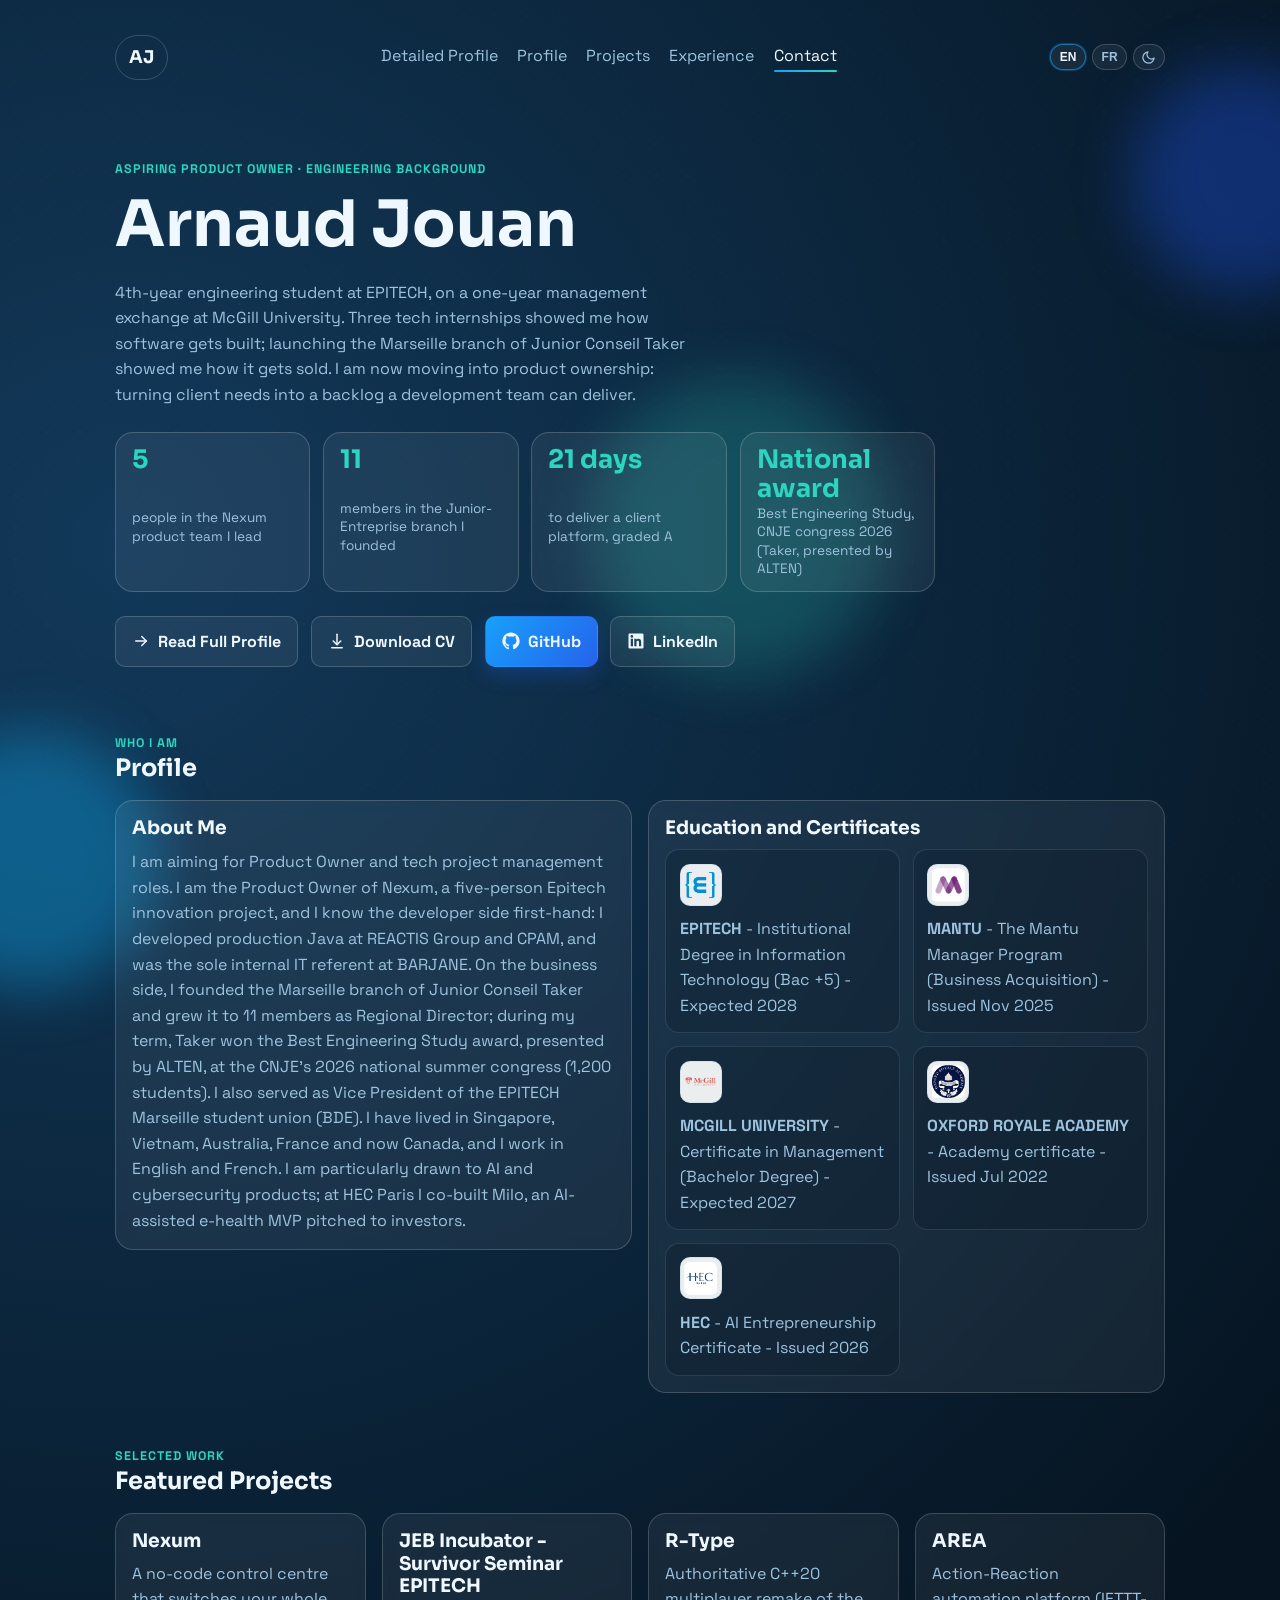
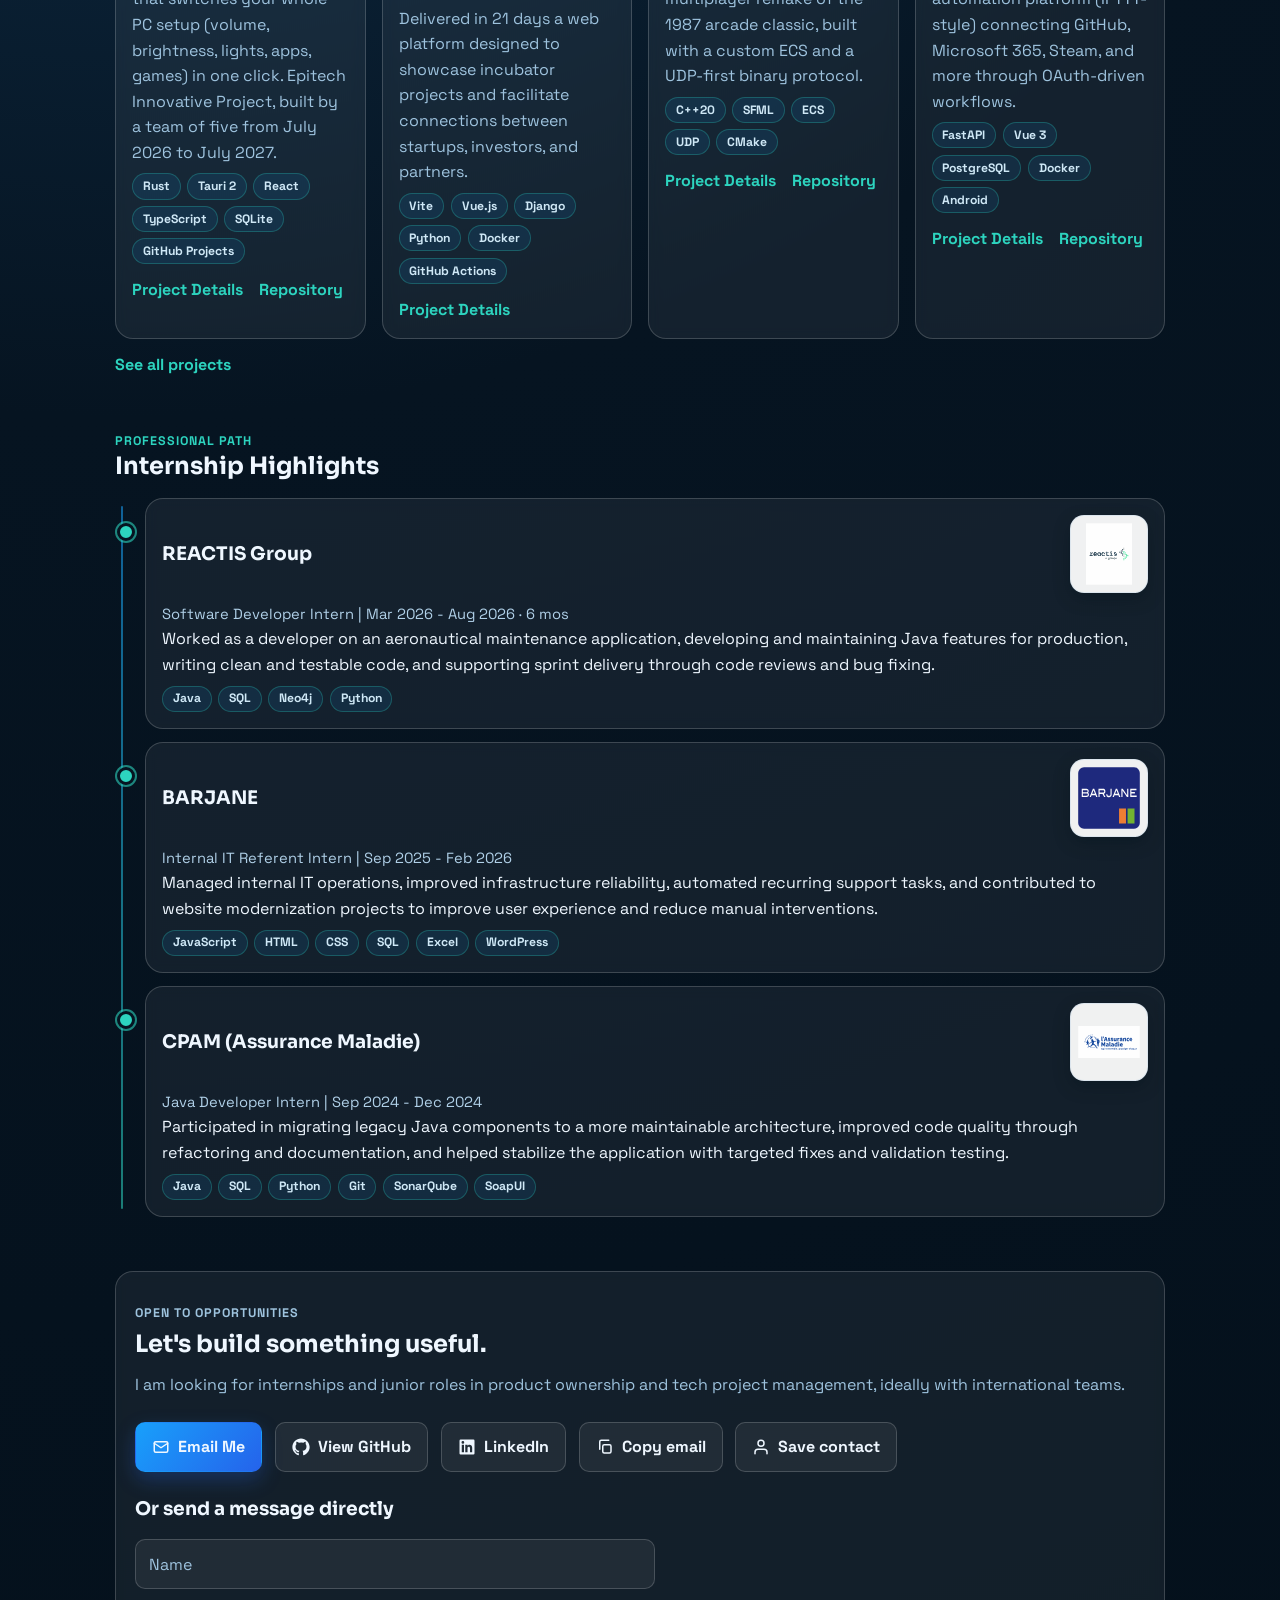
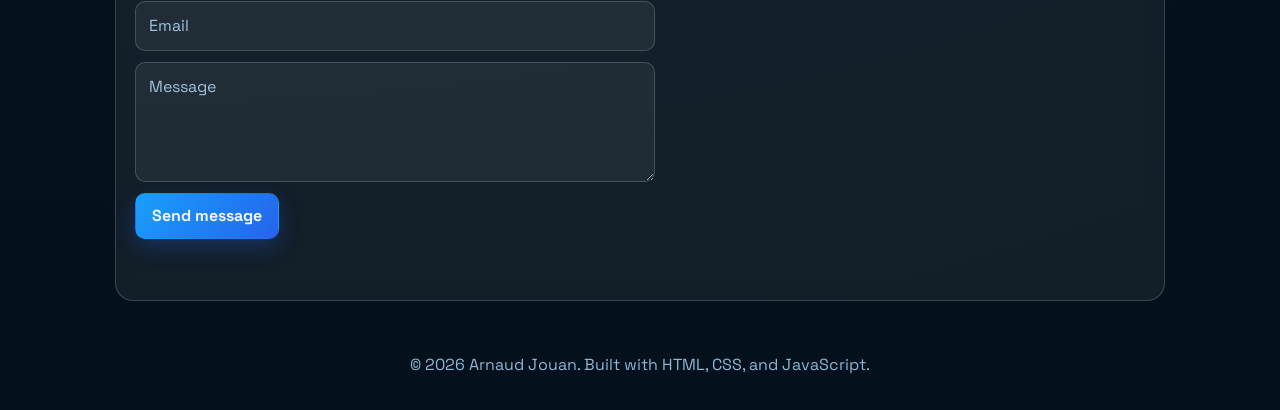
<file: index.html>
<!DOCTYPE html>
<html lang="en">
<head>
  <meta charset="UTF-8" />
  <meta name="viewport" content="width=device-width, initial-scale=1.0" />
  <meta name="theme-color" content="#061421" />
  <script>
    document.documentElement.classList.add("js");
    try {
      if (localStorage.getItem("introSeen")) {
        document.documentElement.classList.add("intro-seen");
      }
      var theme = localStorage.getItem("theme") || "dark";
      document.documentElement.setAttribute("data-theme", theme);
    } catch (e) {}
  </script>
  <meta name="description" content="Arnaud Jouan - engineering student moving into product ownership: internships, projects, leadership and contact." data-i18n="meta.description.portfolio" data-i18n-attr="content" />
  <title data-i18n="meta.title.portfolio">Arnaud Jouan | Portfolio</title>

  <!-- Favicons -->
  <link rel="icon" type="image/svg+xml" href="favicon.svg" />
  <link rel="icon" type="image/png" href="favicon.png" />
  <link rel="apple-touch-icon" href="apple-touch-icon.png" />
  <link rel="manifest" href="manifest.webmanifest" />

  <link rel="canonical" href="https://arjouan.github.io/Portfolio/" />

  <!-- Social preview (Open Graph + Twitter). -->
  <meta property="og:type" content="website" />
  <meta property="og:url" content="https://arjouan.github.io/Portfolio/" />
  <meta property="og:title" content="Arnaud Jouan | Portfolio" />
  <meta property="og:description" content="Engineering student moving into product ownership, with a background in software development and business leadership." />
  <meta property="og:image" content="https://arjouan.github.io/Portfolio/assets/og-image.png" />
  <meta property="og:image:width" content="1200" />
  <meta property="og:image:height" content="630" />
  <meta name="twitter:card" content="summary_large_image" />
  <meta name="twitter:title" content="Arnaud Jouan | Portfolio" />
  <meta name="twitter:description" content="Engineering student moving into product ownership, with a background in software development and business leadership." />
  <meta name="twitter:image" content="https://arjouan.github.io/Portfolio/assets/og-image.png" />

  <!-- Structured data so search engines understand who this page is about. -->
  <script type="application/ld+json">
  {
    "@context": "https://schema.org",
    "@type": "Person",
    "name": "Arnaud Jouan",
    "url": "https://arjouan.github.io/Portfolio/",
    "image": "https://arjouan.github.io/Portfolio/assets/og-image.png",
    "jobTitle": "Engineering Student, aspiring Product Owner",
    "email": "mailto:arnaud.jouan@epitech.eu",
    "nationality": "French",
    "alumniOf": [
      { "@type": "CollegeOrUniversity", "name": "EPITECH" },
      { "@type": "CollegeOrUniversity", "name": "McGill University" }
    ],
    "knowsLanguage": ["en", "fr", "es", "zh"],
    "sameAs": [
      "https://github.com/Arjouan",
      "https://www.linkedin.com/in/arnaud-jouan-613a53263"
    ]
  }
  </script>

  <link rel="preload" href="assets/fonts/V8mDoQDjQSkFtoMM3T6r8E7mPbF4Cw.woff2" as="font" type="font/woff2" crossorigin />
  <link rel="preload" href="assets/fonts/xMQ9uFFYT72X5wkB_18qmnndmSdSnh2BAfO5mnuyOo1lfiQwV6-x.woff2" as="font" type="font/woff2" crossorigin />
  <link rel="stylesheet" href="assets/fonts/fonts.css" />
  <link rel="stylesheet" href="styles.css" />
</head>
<body>
  <div class="page-loader" aria-hidden="true">
    <div class="page-loader-badge">AJ</div>
  </div>

  <div class="bg-orb bg-orb-1" aria-hidden="true"></div>
  <div class="bg-orb bg-orb-2" aria-hidden="true"></div>
  <div class="bg-orb bg-orb-3" aria-hidden="true"></div>

  <header class="site-header section">
    <nav class="nav">
      <a href="#top" class="brand">AJ</a>
      <button class="nav-toggle" type="button" aria-expanded="false" aria-controls="primary-nav" aria-label="Menu">
        <span class="nav-toggle-bar"></span>
      </button>
      <div class="nav-links" id="primary-nav">
        <a href="profile.html" data-i18n="nav.detailedProfile">Detailed Profile</a>
        <a href="#profile" data-i18n="nav.profile">Profile</a>
        <a href="#projects" data-i18n="nav.projects">Projects</a>
        <a href="#experience" data-i18n="nav.experience">Experience</a>
        <a href="#contact" data-i18n="nav.contact">Contact</a>
      </div>
      <div class="lang-toggle" role="group" aria-label="Language selector">
        <button class="lang-btn" type="button" data-lang="en" aria-pressed="true" aria-label="English">EN</button>
        <button class="lang-btn" type="button" data-lang="fr" aria-pressed="false" aria-label="Français">FR</button>
      </div>
    </nav>

    <section id="top" class="hero">
      <p class="eyebrow" data-i18n="hero.eyebrow">Aspiring Product Owner · Engineering background</p>
      <h1>Arnaud Jouan</h1>
      <p class="hero-text" data-i18n="hero.subtitle">
        4th-year engineering student at EPITECH, on a one-year management exchange at McGill University. Three tech internships showed me how software gets built; launching the Marseille branch of Junior Conseil Taker showed me how it gets sold. I am now moving into product ownership: turning client needs into a backlog a development team can deliver.
      </p>
      <ul class="hero-stats">
        <li><strong>5</strong><span data-i18n="stats.team">people in the Nexum product team I lead</span></li>
        <li><strong>11</strong><span data-i18n="stats.branch">members in the Junior-Entreprise branch I founded</span></li>
        <li><strong data-i18n="stats.clientValue">21 days</strong><span data-i18n="stats.client">to deliver a client platform, graded A</span></li>
        <li><strong data-i18n="stats.awardValue">National award</strong><span data-i18n="stats.award">Best Engineering Study, CNJE congress 2026 (Taker, presented by ALTEN)</span></li>
      </ul>
      <div class="hero-actions">
        <a class="btn btn-secondary" href="profile.html">
          <svg viewBox="0 0 24 24" fill="none" stroke="currentColor" stroke-width="2" stroke-linecap="round" stroke-linejoin="round" aria-hidden="true"><path d="M5 12h14"/><path d="m13 6 6 6-6 6"/></svg>
          <span data-i18n="hero.ctaProfile">Read Full Profile</span>
        </a>
        <a class="btn btn-secondary" href="assets/CV/CV%20Arnaud%20Jouan.pdf" download>
          <svg viewBox="0 0 24 24" fill="none" stroke="currentColor" stroke-width="2" stroke-linecap="round" stroke-linejoin="round" aria-hidden="true"><path d="M12 3v12"/><path d="m7 12 5 5 5-5"/><path d="M5 21h14"/></svg>
          <span data-i18n="profile.ctaDownload">Download CV</span>
        </a>
        <a class="btn btn-primary" href="https://github.com/Arjouan" target="_blank" rel="noreferrer">
          <svg viewBox="0 0 24 24" fill="currentColor" aria-hidden="true"><path d="M12 .5C5.7.5.5 5.7.5 12c0 5.1 3.3 9.4 7.9 10.9.6.1.8-.3.8-.6v-2c-3.2.7-3.9-1.5-3.9-1.5-.5-1.3-1.3-1.7-1.3-1.7-1.1-.7.1-.7.1-.7 1.2.1 1.8 1.2 1.8 1.2 1 1.8 2.7 1.3 3.4 1 .1-.8.4-1.3.7-1.6-2.6-.3-5.3-1.3-5.3-5.7 0-1.3.5-2.3 1.2-3.1-.1-.3-.5-1.5.1-3.1 0 0 1-.3 3.3 1.2a11.5 11.5 0 016 0C17 4.7 18 5 18 5c.6 1.6.2 2.8.1 3.1.8.8 1.2 1.8 1.2 3.1 0 4.4-2.7 5.4-5.3 5.7.4.4.8 1.1.8 2.2v3.3c0 .3.2.7.8.6 4.6-1.5 7.9-5.8 7.9-10.9C23.5 5.7 18.3.5 12 .5z"/></svg>
          <span data-i18n="hero.ctaGithub">GitHub</span>
        </a>
        <a class="btn btn-secondary" href="https://www.linkedin.com/in/arnaud-jouan-613a53263" target="_blank" rel="noreferrer">
          <svg viewBox="0 0 24 24" fill="currentColor" aria-hidden="true"><path d="M20.5 2h-17A1.5 1.5 0 002 3.5v17A1.5 1.5 0 003.5 22h17a1.5 1.5 0 001.5-1.5v-17A1.5 1.5 0 0020.5 2zM8 19H5V9h3v10zM6.5 7.7a1.8 1.8 0 110-3.6 1.8 1.8 0 010 3.6zM19 19h-3v-5.3c0-1.3-.5-2.1-1.6-2.1-.9 0-1.4.6-1.6 1.2-.1.2-.1.5-.1.8V19h-3V9h3v1.4c.4-.6 1.1-1.5 2.7-1.5 2 0 3.5 1.3 3.5 4.1V19z"/></svg>
          <span data-i18n="hero.ctaLinkedin">LinkedIn</span>
        </a>
      </div>
    </section>
  </header>

  <main>
    <section id="profile" class="section reveal">
      <div class="section-title-wrap">
        <p class="section-kicker" data-i18n="profile.kicker">Who I Am</p>
        <h2 data-i18n="profile.title">Profile</h2>
      </div>
      <div class="profile-grid">
        <article class="profile-panel">
          <h3 data-i18n="about.title">About Me</h3>
          <p data-i18n="about.body">
            I am aiming for Product Owner and tech project management roles. I am the Product Owner of Nexum, a five-person Epitech innovation project, and I know the developer side first-hand: I developed production Java at REACTIS Group and CPAM, and was the sole internal IT referent at BARJANE. On the business side, I founded the Marseille branch of Junior Conseil Taker and grew it to 11 members as Regional Director; during my term, Taker won the Best Engineering Study award, presented by ALTEN, at the CNJE's 2026 national summer congress (1,200 students). I also served as Vice President of the EPITECH Marseille student union (BDE). I have lived in Singapore, Vietnam, Australia, France and now Canada, and I work in English and French. I am particularly drawn to AI and cybersecurity products; at HEC Paris I co-built Milo, an AI-assisted e-health MVP pitched to investors.
          </p>
        </article>


        <article class="profile-panel profile-cert-panel">
          <h3 data-i18n="cert.homeTitle">Education and Certificates</h3>
          <ul class="profile-list profile-cert-list">
            <li>
              <img class="profile-cert-logo" width="42" height="42" src="assets/logos/epitech%20logo.png" alt="EPITECH logo" loading="lazy" />
              <span data-i18n-html="cert.item1"><strong>EPITECH</strong> - Institutional Degree in Information Technology (Bac +5) - Expected 2028</span>
            </li>
            <li>
              <img class="profile-cert-logo" width="42" height="42" src="assets/logos/mcgill%20logo.png" alt="McGill University logo" loading="lazy" />
              <span data-i18n-html="cert.item2"><strong>MCGILL UNIVERSITY</strong> - Certificate in Management (Bachelor Degree) - Expected 2027</span>
            </li>
            <li>
              <img class="profile-cert-logo" width="42" height="42" src="assets/logos/HEC%20logo.png" alt="HEC logo" loading="lazy" />
              <span data-i18n-html="cert.item3"><strong>HEC</strong> - AI Entrepreneurship Certificate - Issued 2026</span>
            </li>
            <li>
              <img class="profile-cert-logo" width="42" height="42" src="assets/logos/mantu%20logo.png" alt="Mantu logo" loading="lazy" />
              <span data-i18n-html="cert.item4"><strong>MANTU</strong> - The Mantu Manager Program (Business Acquisition) - Issued Nov 2025</span>
            </li>
            <li>
              <img class="profile-cert-logo" width="42" height="42" src="assets/logos/oxford%20royal.jpg" alt="Oxford Royale logo" loading="lazy" />
              <span data-i18n-html="cert.item5"><strong>OXFORD ROYALE ACADEMY</strong> - Academy certificate - Issued Jul 2022</span>
            </li>
          </ul>
        </article>
      </div>
    </section>

    <section id="projects" class="section reveal">
      <div class="section-title-wrap">
        <p class="section-kicker" data-i18n="projects.kicker">Selected Work</p>
        <h2 data-i18n="projects.title">Featured Projects</h2>
      </div>
      <div class="project-grid">
        <article class="card">
          <h3 data-i18n="proj.nexum.title">Nexum</h3>
          <p data-i18n="proj.nexum.oneliner">A no-code control centre that switches your whole PC setup (volume, brightness, lights, apps, games) in one click. Epitech Innovative Project, built by a team of five from July 2026 to July 2027.</p>
          <p class="meta tech-chips" data-i18n="proj.nexum.stack">Stack: Rust, Tauri 2, React, TypeScript, SQLite, GitHub Projects</p>
          <div class="card-links">
            <a href="projects.html#nexum" data-i18n="projectsPage.viewDetails">Project Details</a>
            <a href="https://github.com/TeamNexum/Nexum" target="_blank" rel="noreferrer" data-i18n="common.repoLink">Repository</a>
          </div>
        </article>
        <article class="card">
          <h3 data-i18n="projects.jeb.title">JEB Incubator - Survivor Seminar EPITECH</h3>
          <p data-i18n="projects.jeb.body">Delivered in 21 days a web platform designed to showcase incubator projects and facilitate connections between startups, investors, and partners.</p>
          <p class="meta tech-chips" data-i18n="projects.jeb.stack">Stack: Vite, Vue.js, Django, Python, Docker, GitHub Actions</p>
          <div class="card-links">
            <a href="projects.html#jeb" data-i18n="projectsPage.viewDetails">Project Details</a>
          </div>
        </article>
        <article class="card">
          <h3 data-i18n="proj.rtype.title">R-Type</h3>
          <p data-i18n="proj.rtype.oneliner">Authoritative C++20 multiplayer remake of the 1987 arcade classic, built with a custom ECS and a UDP-first binary protocol.</p>
          <p class="meta tech-chips" data-i18n="proj.rtype.stack">Stack: C++20, SFML, ECS, UDP, CMake</p>
          <div class="card-links">
            <a href="projects.html#rtype" data-i18n="projectsPage.viewDetails">Project Details</a>
            <a href="https://github.com/Arjouan/rtype" target="_blank" rel="noreferrer" data-i18n="common.repoLink">Repository</a>
          </div>
        </article>

        <article class="card">
          <h3 data-i18n="proj.area.title">AREA</h3>
          <p data-i18n="proj.area.oneliner">Action-Reaction automation platform (IFTTT-style) connecting GitHub, Microsoft 365, Steam, and more through OAuth-driven workflows.</p>
          <p class="meta tech-chips" data-i18n="proj.area.stack">Stack: FastAPI, Vue 3, PostgreSQL, Docker, Android</p>
          <div class="card-links">
            <a href="projects.html#area" data-i18n="projectsPage.viewDetails">Project Details</a>
            <a href="https://github.com/Arjouan/area" target="_blank" rel="noreferrer" data-i18n="common.repoLink">Repository</a>
          </div>
        </article>


      </div>
      <div class="card-links section-more">
        <a href="projects.html" data-i18n="projects.seeAll">See all projects</a>
      </div>
    </section>

    <section id="experience" class="section reveal">
      <div class="section-title-wrap">
        <p class="section-kicker" data-i18n="experience.kicker">Professional Path</p>
        <h2 data-i18n="experience.title">Internship Highlights</h2>
      </div>
      <div class="timeline">
        <article class="timeline-item">
          <div class="timeline-head">
            <img class="company-logo" width="78" height="78" src="assets/logos/logo_Reactis.svg" alt="REACTIS Group logo" loading="lazy" />
            <h3>REACTIS Group</h3>
          </div>
          <p class="meta" data-i18n="exp1.meta">Software Developer Intern | Mar 2026 - Aug 2026 · 6 mos</p>
          <p data-i18n="exp1.body">Worked as a developer on an aeronautical maintenance application, developing and maintaining Java features for production, writing clean and testable code, and supporting sprint delivery through code reviews and bug fixing.</p>
          <p class="meta tech-chips" data-i18n="exp1.tools">Stack: Java, SQL, Neo4j, Python</p>
        </article>

        <article class="timeline-item">
          <div class="timeline-head">
            <img class="company-logo" width="78" height="78" src="assets/logos/Logo-BARJANE.svg" alt="BARJANE logo" loading="lazy" />
            <h3>BARJANE</h3>
          </div>
          <p class="meta" data-i18n="exp2.meta">Internal IT Referent Intern | Sep 2025 - Feb 2026</p>
          <p data-i18n="exp2.body">Managed internal IT operations, improved infrastructure reliability, automated recurring support tasks, and contributed to website modernization projects to improve user experience and reduce manual interventions.</p>
          <p class="meta tech-chips" data-i18n="exp2.tools">Stack: JavaScript, HTML, CSS, SQL, Excel, WordPress</p>
        </article>

        <article class="timeline-item">
          <div class="timeline-head">
            <img class="company-logo" width="78" height="78" src="assets/logos/logo_CPAM.svg" alt="CPAM logo" loading="lazy" />
            <h3>CPAM (Assurance Maladie)</h3>
          </div>
          <p class="meta" data-i18n="exp3.meta">Java Developer Intern | Sep 2024 - Dec 2024</p>
          <p data-i18n="exp3.body">Participated in migrating legacy Java components to a more maintainable architecture, improved code quality through refactoring and documentation, and helped stabilize the application with targeted fixes and validation testing.</p>
          <p class="meta tech-chips" data-i18n="exp3.tools">Stack: Java, SQL, Python, Git, SonarQube, SoapUI</p>
        </article>
      </div>
    </section>

    <section id="contact" class="section reveal">
      <div class="contact-card">
        <p class="section-kicker" data-i18n="contact.kicker">Open To Opportunities</p>
        <h2 data-i18n="contact.title">Let's build something useful.</h2>
        <p data-i18n="contact.body">I am looking for internships and junior roles in product ownership and tech project management, ideally with international teams.</p>
        <div class="hero-actions">
          <a class="btn btn-primary" href="mailto:arnaud.jouan@epitech.eu">
            <svg viewBox="0 0 24 24" fill="none" stroke="currentColor" stroke-width="2" stroke-linecap="round" stroke-linejoin="round" aria-hidden="true"><rect x="3" y="5" width="18" height="14" rx="2"/><path d="m3 7 9 6 9-6"/></svg>
            <span data-i18n="contact.email">Email Me</span>
          </a>
          <a class="btn btn-secondary" href="https://github.com/Arjouan" target="_blank" rel="noreferrer">
            <svg viewBox="0 0 24 24" fill="currentColor" aria-hidden="true"><path d="M12 .5C5.7.5.5 5.7.5 12c0 5.1 3.3 9.4 7.9 10.9.6.1.8-.3.8-.6v-2c-3.2.7-3.9-1.5-3.9-1.5-.5-1.3-1.3-1.7-1.3-1.7-1.1-.7.1-.7.1-.7 1.2.1 1.8 1.2 1.8 1.2 1 1.8 2.7 1.3 3.4 1 .1-.8.4-1.3.7-1.6-2.6-.3-5.3-1.3-5.3-5.7 0-1.3.5-2.3 1.2-3.1-.1-.3-.5-1.5.1-3.1 0 0 1-.3 3.3 1.2a11.5 11.5 0 016 0C17 4.7 18 5 18 5c.6 1.6.2 2.8.1 3.1.8.8 1.2 1.8 1.2 3.1 0 4.4-2.7 5.4-5.3 5.7.4.4.8 1.1.8 2.2v3.3c0 .3.2.7.8.6 4.6-1.5 7.9-5.8 7.9-10.9C23.5 5.7 18.3.5 12 .5z"/></svg>
            <span data-i18n="contact.github">View GitHub</span>
          </a>
          <a class="btn btn-secondary" href="https://www.linkedin.com/in/arnaud-jouan-613a53263" target="_blank" rel="noreferrer">
            <svg viewBox="0 0 24 24" fill="currentColor" aria-hidden="true"><path d="M20.5 2h-17A1.5 1.5 0 002 3.5v17A1.5 1.5 0 003.5 22h17a1.5 1.5 0 001.5-1.5v-17A1.5 1.5 0 0020.5 2zM8 19H5V9h3v10zM6.5 7.7a1.8 1.8 0 110-3.6 1.8 1.8 0 010 3.6zM19 19h-3v-5.3c0-1.3-.5-2.1-1.6-2.1-.9 0-1.4.6-1.6 1.2-.1.2-.1.5-.1.8V19h-3V9h3v1.4c.4-.6 1.1-1.5 2.7-1.5 2 0 3.5 1.3 3.5 4.1V19z"/></svg>
            <span data-i18n="contact.linkedin">LinkedIn</span>
          </a>
          <button type="button" class="btn btn-secondary copy-email" data-email="arnaud.jouan@epitech.eu">
            <svg viewBox="0 0 24 24" fill="none" stroke="currentColor" stroke-width="2" stroke-linecap="round" stroke-linejoin="round" aria-hidden="true"><rect x="9" y="9" width="11" height="11" rx="2"/><path d="M5 15V5a2 2 0 0 1 2-2h10"/></svg>
            <span class="copy-email-label" data-i18n="contact.copyEmail">Copy email</span>
          </button>
          <a class="btn btn-secondary" href="assets/arnaud-jouan.vcf" download>
            <svg viewBox="0 0 24 24" fill="none" stroke="currentColor" stroke-width="2" stroke-linecap="round" stroke-linejoin="round" aria-hidden="true"><path d="M20 21v-2a4 4 0 0 0-4-4H8a4 4 0 0 0-4 4v2"/><circle cx="12" cy="7" r="4"/></svg>
            <span data-i18n="contact.vcard">Save contact</span>
          </a>
        </div>

        <h3 data-i18n="contact.formTitle">Or send a message directly</h3>
        <form id="contact-form" class="contact-form" novalidate>
          <input type="hidden" name="access_key" value="0f3dcb63-96db-4162-8c72-e87cc3d8b474" />
          <input type="hidden" name="subject" value="New message from your portfolio" />
          <input type="checkbox" name="botcheck" style="display: none" tabindex="-1" autocomplete="off" aria-hidden="true" />
          <input type="text" name="name" required placeholder="Name" aria-label="Name" data-i18n="form.name" data-i18n-attr="placeholder" />
          <input type="email" name="email" required placeholder="Email" aria-label="Email" data-i18n="form.email" data-i18n-attr="placeholder" />
          <textarea name="message" required placeholder="Message" aria-label="Message" data-i18n="form.message" data-i18n-attr="placeholder"></textarea>
          <button type="submit" class="btn btn-primary" data-i18n="form.send">Send message</button>
          <p class="form-status" role="status" aria-live="polite"></p>
        </form>
      </div>
    </section>
  </main>

  <footer class="section footer">
    <p data-i18n-html="footer.text">© <span id="year"></span> Arnaud Jouan. Built with HTML, CSS, and JavaScript.</p>
  </footer>

  <script defer src="script.js"></script>

  <!-- Privacy-friendly analytics (GoatCounter). Dashboard: https://arjouan.goatcounter.com -->
  <script data-goatcounter="https://arjouan.goatcounter.com/count"
          async src="https://gc.zgo.at/count.js"></script>
</body>
</html>
</file>
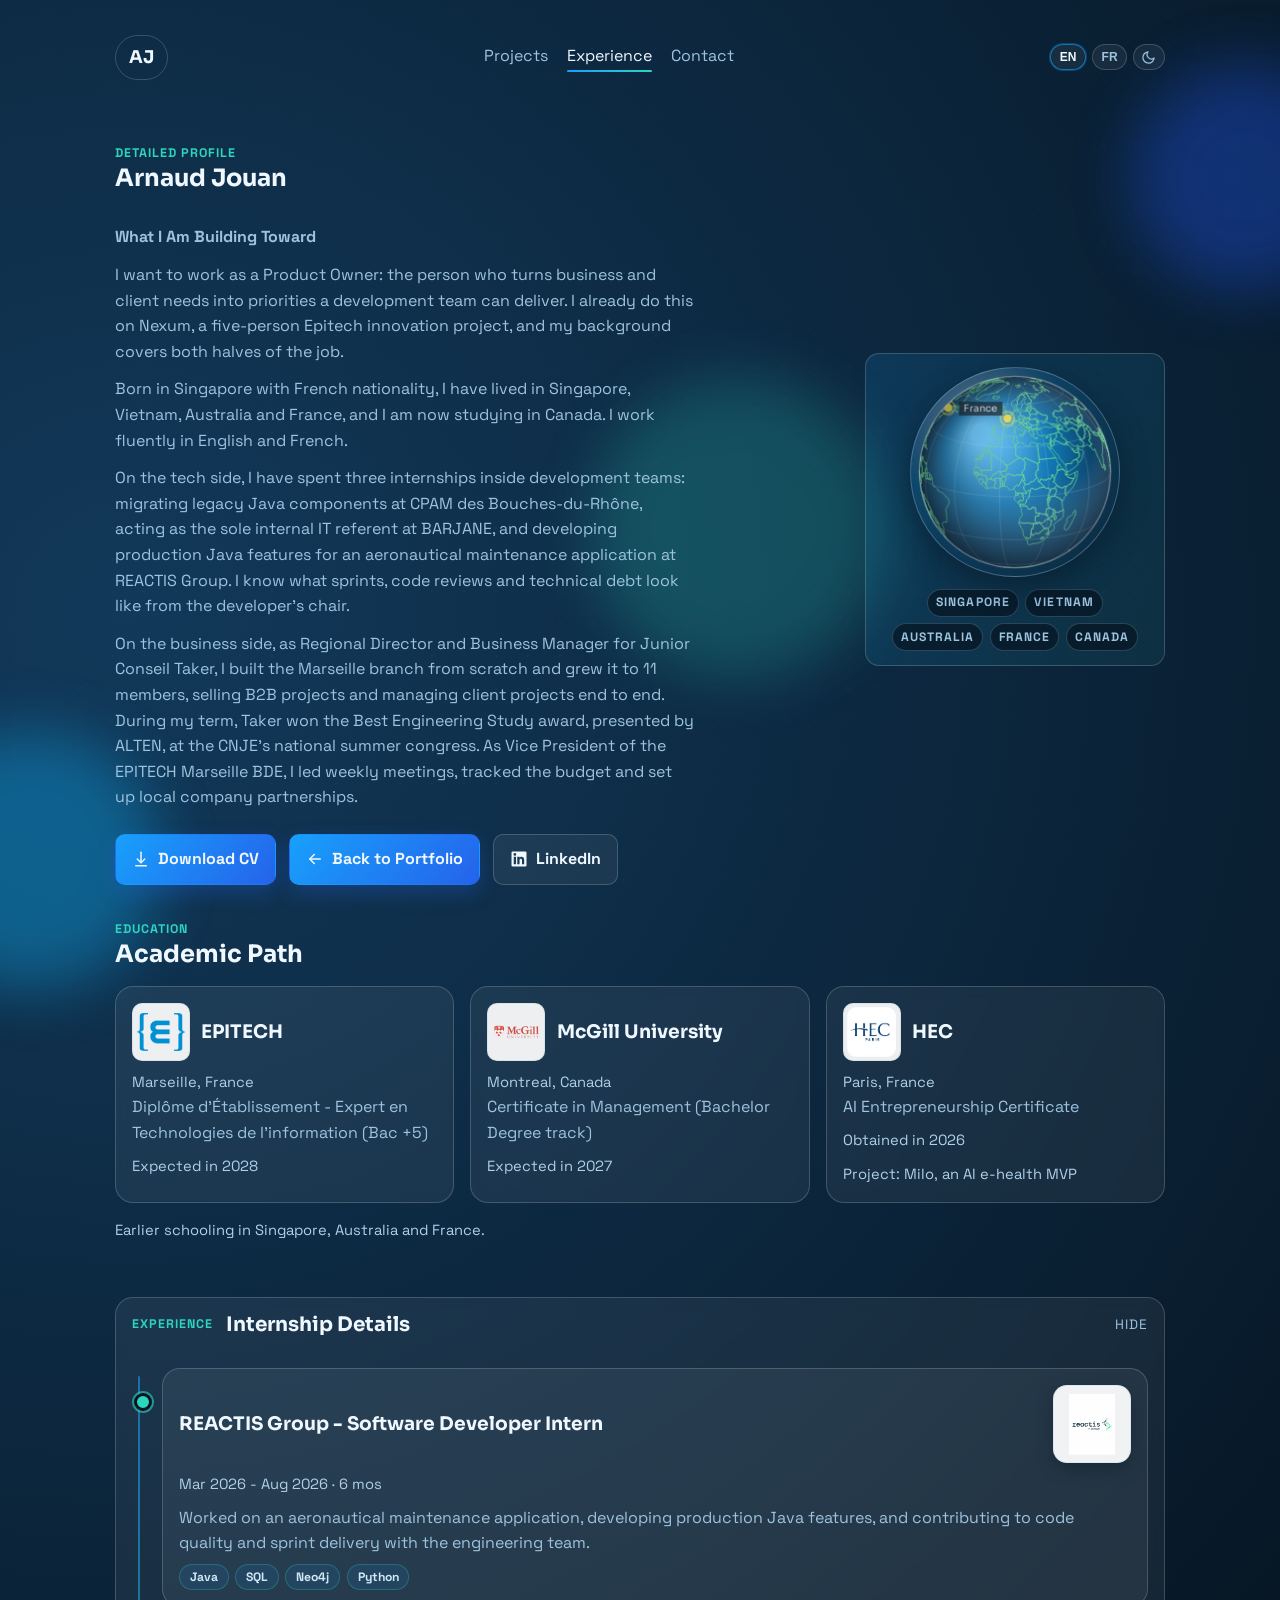
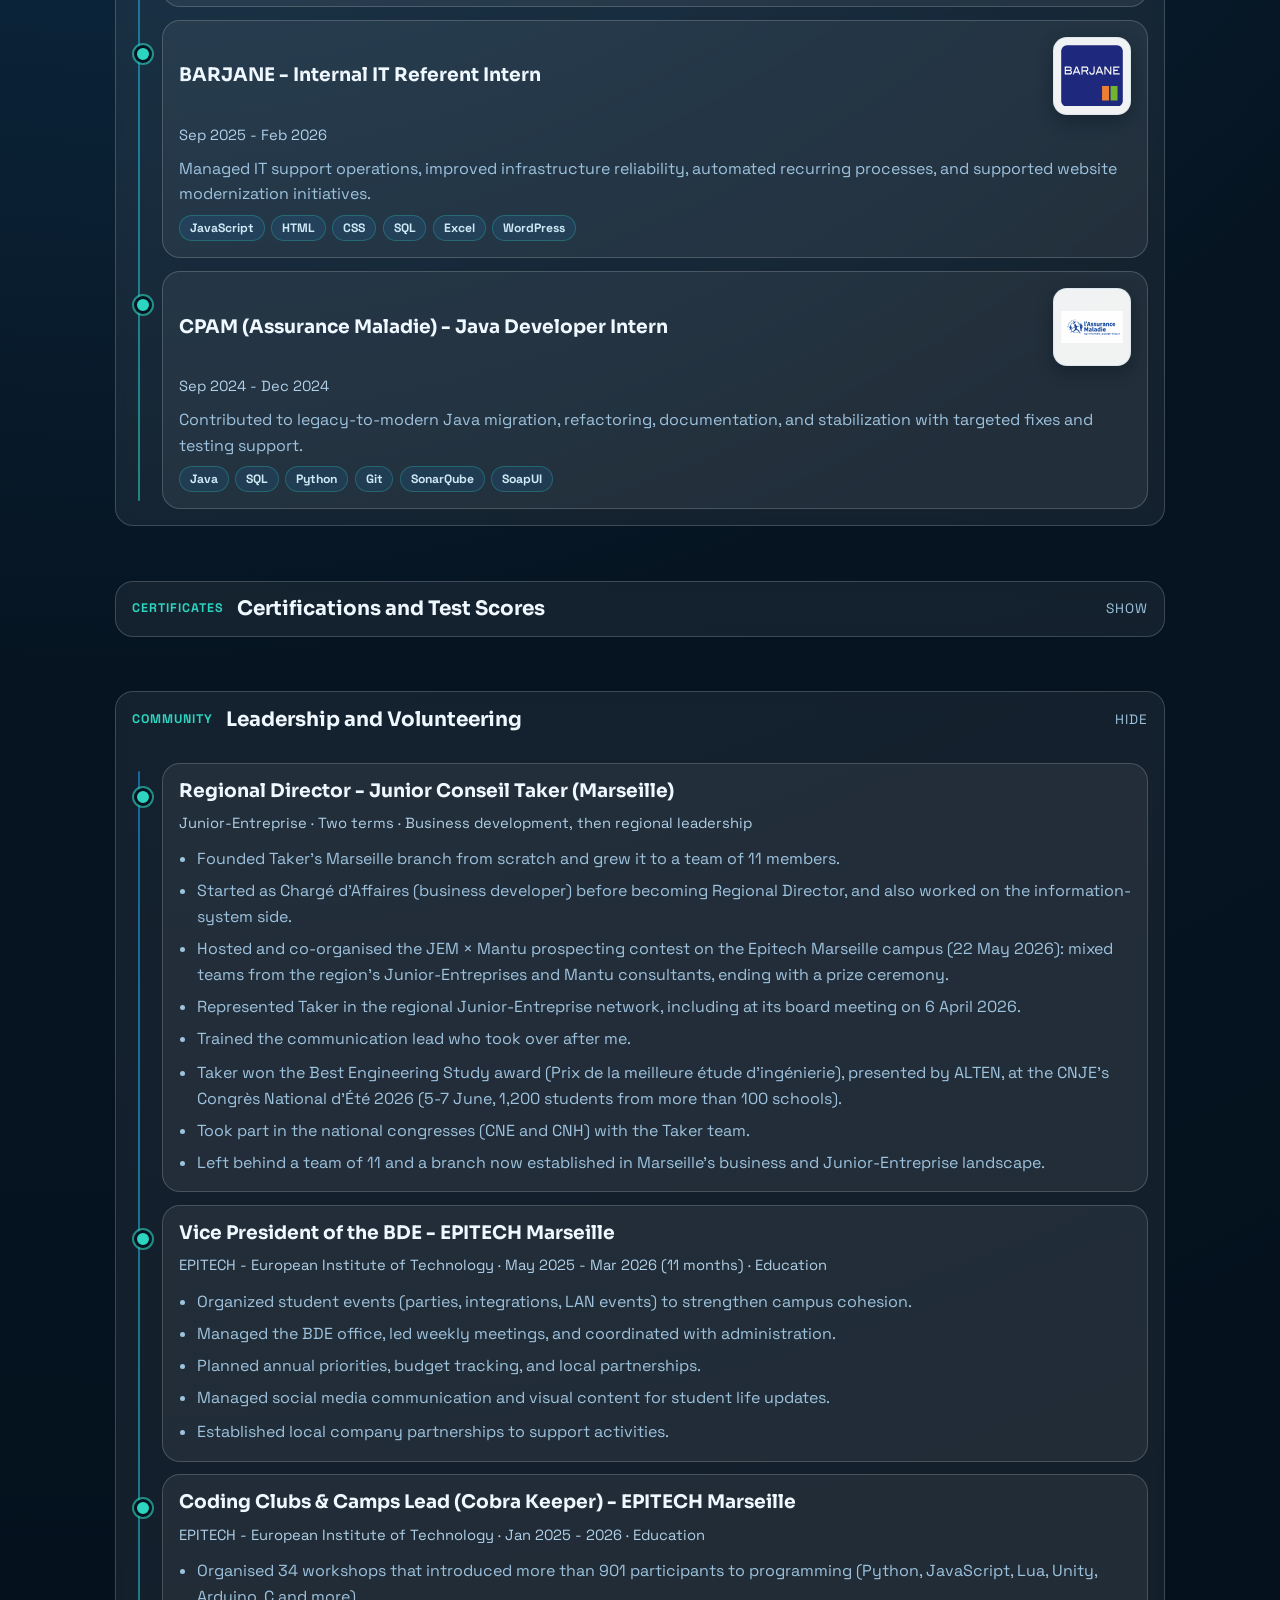
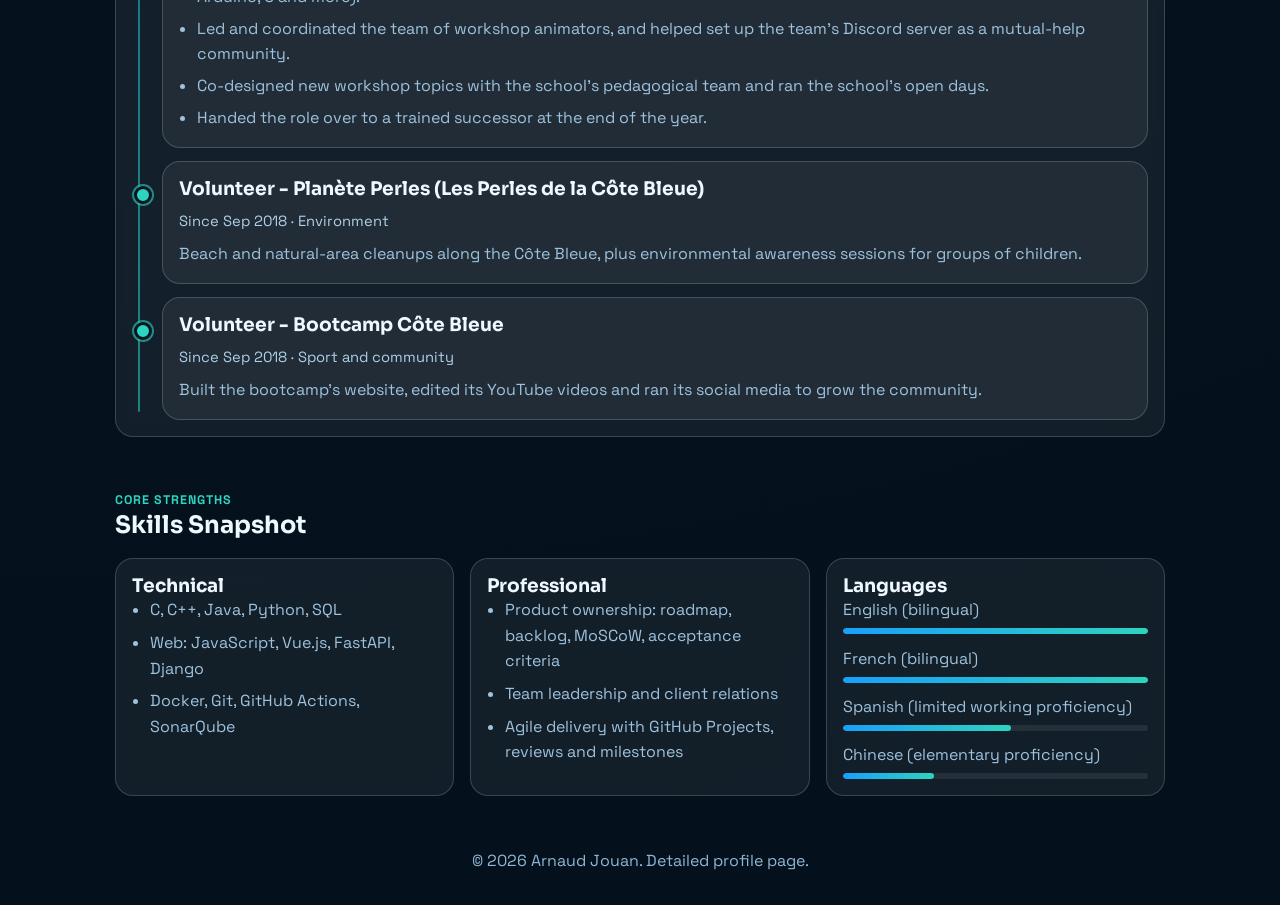
<file: profile.html>
<!DOCTYPE html>
<html lang="en">
<head>
  <meta charset="UTF-8" />
  <meta name="viewport" content="width=device-width, initial-scale=1.0" />
  <meta name="theme-color" content="#061421" />
  <script>
    document.documentElement.classList.add("js");
    try {
      if (localStorage.getItem("introSeen")) {
        document.documentElement.classList.add("intro-seen");
      }
      var theme = localStorage.getItem("theme") || "dark";
      document.documentElement.setAttribute("data-theme", theme);
    } catch (e) {}
  </script>
  <meta name="description" content="Detailed profile of Arnaud Jouan: education, internships, certifications, and career goals." data-i18n="meta.description.profile" data-i18n-attr="content" />
  <title data-i18n="meta.title.profile">Arnaud Jouan | Detailed Profile</title>

  <!-- Favicons -->
  <link rel="icon" type="image/svg+xml" href="favicon.svg" />
  <link rel="icon" type="image/png" href="favicon.png" />
  <link rel="apple-touch-icon" href="apple-touch-icon.png" />
  <link rel="manifest" href="manifest.webmanifest" />

  <link rel="canonical" href="https://arjouan.github.io/Portfolio/profile.html" />

  <!-- Social preview (Open Graph + Twitter). -->
  <meta property="og:type" content="profile" />
  <meta property="og:url" content="https://arjouan.github.io/Portfolio/profile.html" />
  <meta property="og:title" content="Arnaud Jouan | Detailed Profile" />
  <meta property="og:description" content="Education, internships, certifications, and career goals of Arnaud Jouan." />
  <meta property="og:image" content="https://arjouan.github.io/Portfolio/assets/og-image.png" />
  <meta property="og:image:width" content="1200" />
  <meta property="og:image:height" content="630" />
  <meta name="twitter:card" content="summary_large_image" />
  <meta name="twitter:title" content="Arnaud Jouan | Detailed Profile" />
  <meta name="twitter:description" content="Education, internships, certifications, and career goals of Arnaud Jouan." />
  <meta name="twitter:image" content="https://arjouan.github.io/Portfolio/assets/og-image.png" />

  <link rel="preload" href="assets/fonts/V8mDoQDjQSkFtoMM3T6r8E7mPbF4Cw.woff2" as="font" type="font/woff2" crossorigin />
  <link rel="preload" href="assets/fonts/xMQ9uFFYT72X5wkB_18qmnndmSdSnh2BAfO5mnuyOo1lfiQwV6-x.woff2" as="font" type="font/woff2" crossorigin />
  <link rel="stylesheet" href="assets/fonts/fonts.css" />
  <link rel="stylesheet" href="styles.css" />
  <style>
    .profile-hero {
      padding: 3rem 0 1rem;
    }

    .profile-intro {
      margin-top: 1rem;
      display: grid;
      grid-template-columns: minmax(0, 1fr) auto;
      gap: 1.25rem;
      align-items: center;
    }

    .hero-text p + p {
      margin-top: 0.75rem;
    }

    .globe-banner {
      position: relative;
      margin: 0;
      padding: 0.85rem 0.95rem;
      border: 1px solid var(--surface-border);
      border-radius: calc(var(--radius) - 4px);
      background: linear-gradient(120deg, rgba(24, 160, 251, 0.14), rgba(45, 212, 191, 0.08));
      overflow: hidden;
      min-height: 220px;
      width: clamp(220px, 32vw, 300px);
      display: flex;
      align-items: center;
      justify-content: center;
      flex-direction: column;
      gap: 0.75rem;
    }

    .globe-canvas-wrap {
      position: relative;
      width: 210px;
      height: 210px;
      border-radius: 50%;
      box-shadow: 0 10px 30px rgba(4, 16, 27, 0.45);
    }

    .globe-canvas {
      width: 100%;
      height: 100%;
      display: block;
      border-radius: 50%;
      border: 1px solid rgba(158, 195, 222, 0.35);
      background: radial-gradient(circle at 32% 26%, rgba(239, 247, 255, 0.3), rgba(24, 160, 251, 0.12) 42%, rgba(11, 34, 53, 0.7) 100%);
    }

    .country-tags {
      display: flex;
      flex-wrap: wrap;
      justify-content: center;
      gap: 0.4rem;
      width: min(100%, 300px);
    }

    .country-tag {
      font-size: 0.76rem;
      text-transform: uppercase;
      letter-spacing: 0.09em;
      color: var(--muted);
      font-weight: 600;
      background: rgba(6, 20, 33, 0.7);
      border: 1px solid rgba(158, 195, 222, 0.24);
      border-radius: 999px;
      padding: 0.2rem 0.5rem;
      white-space: nowrap;
    }

    .section-block {
      background: var(--surface);
      border: 1px solid var(--surface-border);
      border-radius: var(--radius);
      backdrop-filter: blur(6px);
      padding: 1rem;
    }

    .detail-grid {
      display: grid;
      grid-template-columns: repeat(auto-fit, minmax(260px, 1fr));
      gap: 1rem;
      margin-top: 1rem;
    }

    .edu-head {
      display: flex;
      align-items: center;
      gap: 0.7rem;
      margin-bottom: 0.5rem;
    }

    .edu-logo {
      width: 58px;
      height: 58px;
      object-fit: contain;
      border-radius: 10px;
      border: 1px solid rgba(158, 195, 222, 0.26);
      background: rgba(255, 255, 255, 0.92);
      padding: 0.2rem;
      flex-shrink: 0;
    }

    .timeline-detail {
      position: relative;
      display: grid;
      gap: 0.8rem;
      margin-top: 1rem;
      padding-left: 30px;
    }

    .timeline-detail::before {
      content: "";
      position: absolute;
      left: 6px;
      top: 8px;
      bottom: 8px;
      width: 2px;
      background: linear-gradient(var(--accent), var(--accent-2));
      opacity: 0.55;
      border-radius: 2px;
    }

    .timeline-detail-item {
      position: relative;
      background: var(--surface);
      border: 1px solid var(--surface-border);
      border-radius: var(--radius);
      padding: 1rem;
    }

    .timeline-detail-item::before {
      content: "";
      position: absolute;
      left: -29px;
      top: 24px;
      width: 12px;
      height: 12px;
      border-radius: 50%;
      background: var(--accent-2);
      border: 3px solid var(--bg);
      box-shadow: 0 0 0 2px rgba(45, 212, 191, 0.6);
      transition: transform 220ms ease;
    }

    .timeline-detail-item:hover::before {
      transform: scale(1.25);
    }

    @media (prefers-reduced-motion: reduce) {
      .timeline-detail-item::before {
        transition: none;
      }

      .timeline-detail-item:hover::before {
        transform: none;
      }
    }

    .timeline-detail-item p + p {
      margin-top: 0.5rem;
    }

    .fold-section details {
      background: var(--surface);
      border: 1px solid var(--surface-border);
      border-radius: var(--radius);
      backdrop-filter: blur(6px);
      overflow: hidden;
    }

    .fold-summary {
      list-style: none;
      cursor: pointer;
      padding: 0.95rem 1rem;
      display: flex;
      align-items: center;
      gap: 0.8rem;
    }

    .fold-summary::-webkit-details-marker {
      display: none;
    }

    .fold-title {
      font-family: "Sora", "Space Grotesk", sans-serif;
      font-size: 1.25rem;
      line-height: 1.2;
      font-weight: 700;
    }

    .fold-hint {
      margin-left: auto;
      color: var(--muted);
      font-size: 0.85rem;
      text-transform: uppercase;
      letter-spacing: 0.07em;
    }

    .fold-section details[open] .fold-hint::before {
      content: "Hide";
    }

    .fold-section details:not([open]) .fold-hint::before {
      content: "Show";
    }

    .fold-content {
      padding: 0 1rem 1rem;
    }

    .detail-list,
    .impact-list {
      margin: 0.7rem 0 0;
      padding-left: 1.1rem;
      color: var(--muted);
      display: grid;
      gap: 0.4rem;
    }

    .impact-list {
      margin-top: 0.55rem;
    }

    .cert-head {
      display: flex;
      align-items: center;
      gap: 0.75rem;
    }

    .cert-logo {
      width: 54px;
      height: 54px;
      border-radius: 12px;
      flex-shrink: 0;
      object-fit: contain;
      padding: 0.25rem;
      background: rgba(255, 255, 255, 0.92);
      border: 1px solid rgba(158, 195, 222, 0.26);
    }

    .issuer-badge {
      width: 54px;
      height: 54px;
      border-radius: 12px;
      flex-shrink: 0;
      display: grid;
      place-items: center;
      font-family: "Sora", sans-serif;
      font-weight: 700;
      font-size: 0.86rem;
      letter-spacing: 0.04em;
      color: #eff7ff;
      border: 1px solid rgba(158, 195, 222, 0.28);
      background: linear-gradient(140deg, rgba(24, 160, 251, 0.3), rgba(45, 212, 191, 0.22));
    }

    .list-clean {
      margin: 0;
      padding-left: 1.1rem;
      color: var(--muted);
      display: grid;
      gap: 0.45rem;
    }

    .skill-meters {
      list-style: none;
      padding-left: 0;
      gap: 0.7rem;
    }

    .skill-meter-label {
      display: block;
      margin-bottom: 0.35rem;
    }

    .skill-bar {
      display: block;
      height: 6px;
      border-radius: 999px;
      background: rgba(255, 255, 255, 0.08);
      overflow: hidden;
    }

    .skill-bar-fill {
      display: block;
      height: 100%;
      border-radius: 999px;
      background: linear-gradient(90deg, var(--accent), var(--accent-2));
    }

    .muted {
      color: var(--muted);
    }

    @media (max-width: 700px) {
      .profile-intro {
        grid-template-columns: 1fr;
      }

      .globe-banner {
        min-height: 180px;
        width: 100%;
        max-width: 320px;
        margin-inline: auto;
        padding-inline: 0.75rem;
      }

      .country-tag {
        font-size: 0.69rem;
        letter-spacing: 0.06em;
      }

      .globe-canvas-wrap {
        width: 180px;
        height: 180px;
      }
    }

    @media (prefers-reduced-motion: reduce) {
      .globe-canvas-wrap {
        box-shadow: 0 8px 22px rgba(4, 16, 27, 0.35);
      }
    }
  </style>
</head>
<body>
  <div class="page-loader" aria-hidden="true">
    <div class="page-loader-badge">AJ</div>
  </div>

  <div class="bg-orb bg-orb-1" aria-hidden="true"></div>
  <div class="bg-orb bg-orb-2" aria-hidden="true"></div>
  <div class="bg-orb bg-orb-3" aria-hidden="true"></div>

  <header class="site-header section">
    <nav class="nav">
      <a href="index.html" class="brand">AJ</a>
      <button class="nav-toggle" type="button" aria-expanded="false" aria-controls="primary-nav" aria-label="Menu">
        <span class="nav-toggle-bar"></span>
      </button>
      <div class="nav-links" id="primary-nav">
        <a href="index.html#projects" data-i18n="nav.projects">Projects</a>
        <a href="index.html#experience" data-i18n="nav.experience">Experience</a>
        <a href="index.html#contact" data-i18n="nav.contact">Contact</a>
      </div>
      <div class="lang-toggle" role="group" aria-label="Language selector">
        <button class="lang-btn" type="button" data-lang="en" aria-pressed="true" aria-label="English">EN</button>
        <button class="lang-btn" type="button" data-lang="fr" aria-pressed="false" aria-label="Français">FR</button>
      </div>
    </nav>

    <section class="profile-hero reveal">
      <p class="eyebrow" data-i18n="profile.eyebrow">Detailed Profile</p>
      <h1>Arnaud Jouan</h1>
      <div class="profile-intro">
        <div class="hero-text" data-i18n-html="profile.heroText">
          <p><strong>What I Am Building Toward</strong></p>
          <p>I want to work as a Product Owner: the person who turns business and client needs into priorities a development team can deliver. I already do this on Nexum, a five-person Epitech innovation project, and my background covers both halves of the job.</p>
          <p>Born in Singapore with French nationality, I have lived in Singapore, Vietnam, Australia and France, and I am now studying in Canada. I work fluently in English and French.</p>
          <p>On the tech side, I have spent three internships inside development teams: migrating legacy Java components at CPAM des Bouches-du-Rhône, acting as the sole internal IT referent at BARJANE, and developing production Java features for an aeronautical maintenance application at REACTIS Group. I know what sprints, code reviews and technical debt look like from the developer's chair.</p>
          <p>On the business side, as Regional Director and Business Manager for Junior Conseil Taker, I built the Marseille branch from scratch and grew it to 11 members, selling B2B projects and managing client projects end to end. During my term, Taker won the Best Engineering Study award, presented by ALTEN, at the CNJE's national summer congress. As Vice President of the EPITECH Marseille BDE, I led weekly meetings, tracked the budget and set up local company partnerships.</p>
        </div>
        <div class="globe-banner" aria-hidden="true">
          <div class="globe-canvas-wrap">
            <canvas id="earthGlobe" class="globe-canvas" width="420" height="420"></canvas>
          </div>
          <div class="country-tags">
            <span class="country-tag">Singapore</span>
            <span class="country-tag">Vietnam</span>
            <span class="country-tag">Australia</span>
            <span class="country-tag">France</span>
            <span class="country-tag">Canada</span>
          </div>
        </div>
      </div>
      <div class="hero-actions">
        <a class="btn btn-primary" href="assets/CV/CV%20Arnaud%20Jouan.pdf" download>
          <svg viewBox="0 0 24 24" fill="none" stroke="currentColor" stroke-width="2" stroke-linecap="round" stroke-linejoin="round" aria-hidden="true"><path d="M12 3v12"/><path d="m7 12 5 5 5-5"/><path d="M5 21h14"/></svg>
          <span data-i18n="profile.ctaDownload">Download CV</span>
        </a>
        <a class="btn btn-primary" href="index.html">
          <svg viewBox="0 0 24 24" fill="none" stroke="currentColor" stroke-width="2" stroke-linecap="round" stroke-linejoin="round" aria-hidden="true"><path d="M19 12H5"/><path d="m11 18-6-6 6-6"/></svg>
          <span data-i18n="profile.ctaBack">Back to Portfolio</span>
        </a>
        <a class="btn btn-secondary" href="https://www.linkedin.com/in/arnaud-jouan-613a53263" target="_blank" rel="noreferrer">
          <svg viewBox="0 0 24 24" fill="currentColor" aria-hidden="true"><path d="M20.5 2h-17A1.5 1.5 0 002 3.5v17A1.5 1.5 0 003.5 22h17a1.5 1.5 0 001.5-1.5v-17A1.5 1.5 0 0020.5 2zM8 19H5V9h3v10zM6.5 7.7a1.8 1.8 0 110-3.6 1.8 1.8 0 010 3.6zM19 19h-3v-5.3c0-1.3-.5-2.1-1.6-2.1-.9 0-1.4.6-1.6 1.2-.1.2-.1.5-.1.8V19h-3V9h3v1.4c.4-.6 1.1-1.5 2.7-1.5 2 0 3.5 1.3 3.5 4.1V19z"/></svg>
          <span data-i18n="profile.ctaLinkedin">LinkedIn</span>
        </a>
      </div>
    </section>
  </header>

  <main>

    <section class="section reveal">
      <div class="section-title-wrap">
        <p class="section-kicker" data-i18n="education.kicker">Education</p>
        <h2 data-i18n="education.title">Academic Path</h2>
      </div>
      <div class="detail-grid">
        <article class="section-block">
          <div class="edu-head">
            <img class="edu-logo" width="58" height="58" src="assets/logos/epitech%20logo.png" alt="EPITECH logo" loading="lazy" />
            <h3>EPITECH</h3>
          </div>
          <p class="meta" data-i18n="education.epitech.location">Marseille, France</p>
          <p class="muted" data-i18n="education.epitech.program">Diplôme d'Établissement - Expert en Technologies de l'information (Bac +5)</p>
          <p class="meta" data-i18n="education.epitech.expected">Expected in 2028</p>
        </article>
        <article class="section-block">
          <div class="edu-head">
            <img class="edu-logo" width="58" height="58" src="assets/logos/mcgill%20logo.png" alt="McGill University logo" loading="lazy" />
            <h3>McGill University</h3>
          </div>
          <p class="meta" data-i18n="education.mcgill.location">Montreal, Canada</p>
          <p class="muted" data-i18n="education.mcgill.program">Certificate in Management (Bachelor Degree track)</p>
          <p class="meta" data-i18n="education.mcgill.expected">Expected in 2027</p>
        </article>
        <article class="section-block">
          <div class="edu-head">
            <img class="edu-logo" width="58" height="58" src="assets/logos/HEC%20logo.png" alt="HEC logo" loading="lazy" />
            <h3>HEC</h3>
          </div>
          <p class="meta" data-i18n="education.hec.location">Paris, France</p>
          <p class="muted" data-i18n="education.hec.program">AI Entrepreneurship Certificate</p>
          <p class="meta" data-i18n="education.hec.status">Obtained in 2026</p>
          <p class="meta"><a href="projects.html#milo" data-i18n="education.hec.project">Project: Milo, an AI e-health MVP</a></p>
        </article>
      </div>

      <p class="meta" style="margin-top: 1rem;" data-i18n="education.earlier">Earlier schooling in Singapore, Australia and France.</p>
    </section>

    <section id="experience" class="section reveal fold-section">
      <details open>
        <summary class="fold-summary">
          <span class="section-kicker" data-i18n="experience.kicker.profile">Experience</span>
          <span class="fold-title" data-i18n="experience.title.profile">Internship Details</span>
          <span class="fold-hint"></span>
        </summary>
        <div class="fold-content">
          <div class="timeline-detail">
        <article class="timeline-detail-item">
          <div class="timeline-head">
            <img class="company-logo" width="78" height="78" src="assets/logos/logo_Reactis.svg" alt="REACTIS Group logo" loading="lazy" />
            <h3>REACTIS Group - Software Developer Intern</h3>
          </div>
          <p class="meta">Mar 2026 - Aug 2026 · 6 mos</p>
          <p class="muted" data-i18n="experience.reactis.body">Worked on an aeronautical maintenance application, developing production Java features, and contributing to code quality and sprint delivery with the engineering team.</p>
          <p class="meta tech-chips" data-i18n="experience.reactis.tools">Stack: Java, SQL, Neo4j, Python</p>
        </article>
        <article class="timeline-detail-item">
          <div class="timeline-head">
            <img class="company-logo" width="78" height="78" src="assets/logos/Logo-BARJANE.svg" alt="BARJANE logo" loading="lazy" />
            <h3>BARJANE - Internal IT Referent Intern</h3>
          </div>
          <p class="meta">Sep 2025 - Feb 2026</p>
          <p class="muted" data-i18n="experience.barjane.body">Managed IT support operations, improved infrastructure reliability, automated recurring processes, and supported website modernization initiatives.</p>
          <p class="meta tech-chips" data-i18n="experience.barjane.tools">Stack: JavaScript, HTML, CSS, SQL, Excel, WordPress</p>
        </article>
        <article class="timeline-detail-item">
          <div class="timeline-head">
            <img class="company-logo" width="78" height="78" src="assets/logos/logo_CPAM.svg" alt="CPAM logo" loading="lazy" />
            <h3>CPAM (Assurance Maladie) - Java Developer Intern</h3>
          </div>
          <p class="meta">Sep 2024 - Dec 2024</p>
          <p class="muted" data-i18n="experience.cpam.body">Contributed to legacy-to-modern Java migration, refactoring, documentation, and stabilization with targeted fixes and testing support.</p>
          <p class="meta tech-chips" data-i18n="experience.cpam.tools">Stack: Java, SQL, Python, Git, SonarQube, SoapUI</p>
        </article>
          </div>
        </div>
      </details>
    </section>

    <section class="section reveal fold-section">
      <details>
        <summary class="fold-summary">
          <span class="section-kicker" data-i18n="cert.kicker">Certificates</span>
          <span class="fold-title" data-i18n="cert.title">Certifications and Test Scores</span>
          <span class="fold-hint"></span>
        </summary>
        <div class="fold-content">
          <div class="timeline-detail">
            <article class="timeline-detail-item">
              <div class="cert-head">
                <img class="cert-logo" width="54" height="54" src="assets/logos/mantu%20logo.png" alt="Mantu logo" loading="lazy" />
                <h3>The Mantu Manager Program (Business Acquisition)</h3>
              </div>
              <p class="meta" data-i18n="cert.mantu.meta">Mantu · Issued Nov 2025</p>
            </article>
            <article class="timeline-detail-item">
              <div class="cert-head">
                <img class="cert-logo" width="54" height="54" src="assets/logos/oxford%20royal.jpg" alt="Oxford Royale logo" loading="lazy" />
                <h3>Oxford Royale Academy</h3>
              </div>
              <p class="meta" data-i18n="cert.oxford.meta">Oxford, United Kingdom · Issued Jul 2022</p>
            </article>
            <article class="timeline-detail-item">
              <div class="cert-head">
                <img class="cert-logo" width="54" height="54" src="assets/logos/IELTS%20logo.jpg" alt="IELTS logo" loading="lazy" />
                <h3>IELTS</h3>
              </div>
              <p class="meta" data-i18n="cert.ielts.meta">IELTS Official · Overall band 7.5 · Issued Jan 2023 · Expired Jan 2025</p>
            </article>
            <article class="timeline-detail-item">
              <div class="cert-head">
                <img class="cert-logo" width="54" height="54" src="assets/logos/toefl%20logo.jpg" alt="TOEFL logo" loading="lazy" />
                <h3>TOEFL iBT</h3>
              </div>
              <p class="meta" data-i18n="cert.toefl.meta">TOEFL iBT · Score 105 · Issued Jun 2025</p>
            </article>
          </div>
        </div>
      </details>
    </section>

    <section class="section reveal fold-section">
      <details open>
        <summary class="fold-summary">
          <span class="section-kicker" data-i18n="community.kicker">Community</span>
          <span class="fold-title" data-i18n="community.title">Leadership and Volunteering</span>
          <span class="fold-hint"></span>
        </summary>
        <div class="fold-content">
          <div class="timeline-detail">
            <article class="timeline-detail-item">
              <h3 data-i18n="community.taker.title">Regional Director - Junior Conseil Taker (Marseille)</h3>
              <p class="meta" data-i18n="community.taker.meta">Junior-Entreprise · Two terms · Business development, then regional leadership</p>
              <ul class="detail-list">
                <li data-i18n="community.taker.detail1">Founded Taker's Marseille branch from scratch and grew it to a team of 11 members.</li>
                <li data-i18n="community.taker.detail2">Started as Chargé d'Affaires (business developer) before becoming Regional Director, and also worked on the information-system side.</li>
                <li data-i18n="community.taker.detail3">Hosted and co-organised the JEM × Mantu prospecting contest on the Epitech Marseille campus (22 May 2026): mixed teams from the region's Junior-Entreprises and Mantu consultants, ending with a prize ceremony.</li>
                <li data-i18n="community.taker.detail4">Represented Taker in the regional Junior-Entreprise network, including at its board meeting on 6 April 2026.</li>
                <li data-i18n="community.taker.detail5">Trained the communication lead who took over after me.</li>
              </ul>
              <ul class="impact-list">
                <li data-i18n="community.taker.impact1">Taker won the Best Engineering Study award (Prix de la meilleure étude d'ingénierie), presented by ALTEN, at the CNJE's Congrès National d'Été 2026 (5-7 June, 1,200 students from more than 100 schools).</li>
                <li data-i18n="community.taker.impact2">Took part in the national congresses (CNE and CNH) with the Taker team.</li>
                <li data-i18n="community.taker.impact3">Left behind a team of 11 and a branch now established in Marseille's business and Junior-Entreprise landscape.</li>
              </ul>
            </article>

            <article class="timeline-detail-item">
              <h3 data-i18n="community.bde.title">Vice President of the BDE - EPITECH Marseille</h3>
              <p class="meta" data-i18n="community.bde.meta">EPITECH - European Institute of Technology · May 2025 - Mar 2026 (11 months) · Education</p>
              <ul class="detail-list">
                <li data-i18n="community.bde.detail1">Organized student events (parties, integrations, LAN events) to strengthen campus cohesion.</li>
                <li data-i18n="community.bde.detail2">Managed the BDE office, led weekly meetings, and coordinated with administration.</li>
                <li data-i18n="community.bde.detail3">Planned annual priorities, budget tracking, and local partnerships.</li>
                <li data-i18n="community.bde.detail4">Managed social media communication and visual content for student life updates.</li>
              </ul>
              <ul class="impact-list">
                <li data-i18n="community.bde.impact2">Established local company partnerships to support activities.</li>
              </ul>
            </article>

            <article class="timeline-detail-item">
              <h3 data-i18n="community.cobra.title">Coding Clubs & Camps Lead (Cobra Keeper) - EPITECH Marseille</h3>
              <p class="meta" data-i18n="community.cobra.meta">EPITECH - European Institute of Technology · Jan 2025 - 2026 · Education</p>
              <ul class="detail-list">
                <li data-i18n="community.cobra.detail1">Organised 34 workshops that introduced more than 901 participants to programming (Python, JavaScript, Lua, Unity, Arduino, C and more).</li>
                <li data-i18n="community.cobra.detail2">Led and coordinated the team of workshop animators, and helped set up the team's Discord server as a mutual-help community.</li>
                <li data-i18n="community.cobra.detail3">Co-designed new workshop topics with the school's pedagogical team and ran the school's open days.</li>
                <li data-i18n="community.cobra.detail4">Handed the role over to a trained successor at the end of the year.</li>
              </ul>
            </article>

            <article class="timeline-detail-item">
              <h3 data-i18n="community.planete.title">Volunteer - Planète Perles (Les Perles de la Côte Bleue)</h3>
              <p class="meta" data-i18n="community.planete.meta">Since Sep 2018 · Environment</p>
              <p class="muted" data-i18n="community.planete.body">Beach and natural-area cleanups along the Côte Bleue, plus environmental awareness sessions for groups of children.</p>
            </article>

            <article class="timeline-detail-item">
              <h3 data-i18n="community.bootcamp.title">Volunteer - Bootcamp Côte Bleue</h3>
              <p class="meta" data-i18n="community.bootcamp.meta">Since Sep 2018 · Sport and community</p>
              <p class="muted" data-i18n="community.bootcamp.body">Built the bootcamp's website, edited its YouTube videos and ran its social media to grow the community.</p>
            </article>
          </div>
        </div>
      </details>
    </section>


    <section class="section reveal">
      <div class="section-title-wrap">
        <p class="section-kicker" data-i18n="skills.kicker">Core Strengths</p>
        <h2 data-i18n="skills.title">Skills Snapshot</h2>
      </div>
      <div class="detail-grid">
        <article class="section-block">
          <h3 data-i18n="skills.technical">Technical</h3>
          <ul class="list-clean">
            <li data-i18n="skills.technical.item1">C, C++, Java, Python, SQL</li>
            <li data-i18n="skills.technical.item2">Web: JavaScript, Vue.js, FastAPI, Django</li>
            <li data-i18n="skills.technical.item3">Docker, Git, GitHub Actions, SonarQube</li>
          </ul>
        </article>
        <article class="section-block">
          <h3 data-i18n="skills.professional">Professional</h3>
          <ul class="list-clean">
            <li data-i18n="skills.professional.item1">Product ownership: roadmap, backlog, MoSCoW, acceptance criteria</li>
            <li data-i18n="skills.professional.item2">Team leadership and client relations</li>
            <li data-i18n="skills.professional.item3">Agile delivery with GitHub Projects, reviews and milestones</li>
          </ul>
        </article>
        <article class="section-block">
          <h3 data-i18n="skills.languages">Languages</h3>
          <ul class="list-clean skill-meters">
            <li class="skill-meter">
              <span class="skill-meter-label" data-i18n="skills.languages.item1">English (bilingual)</span>
              <span class="skill-bar"><span class="skill-bar-fill" style="width: 100%"></span></span>
            </li>
            <li class="skill-meter">
              <span class="skill-meter-label" data-i18n="skills.languages.item2">French (bilingual)</span>
              <span class="skill-bar"><span class="skill-bar-fill" style="width: 100%"></span></span>
            </li>
            <li class="skill-meter">
              <span class="skill-meter-label" data-i18n="skills.languages.item3">Spanish (limited working proficiency)</span>
              <span class="skill-bar"><span class="skill-bar-fill" style="width: 55%"></span></span>
            </li>
            <li class="skill-meter">
              <span class="skill-meter-label" data-i18n="skills.languages.item4">Chinese (elementary proficiency)</span>
              <span class="skill-bar"><span class="skill-bar-fill" style="width: 30%"></span></span>
            </li>
          </ul>
        </article>
      </div>
    </section>
  </main>

  <footer class="section footer">
    <p data-i18n-html="footer.profile">© <span id="year"></span> Arnaud Jouan. Detailed profile page.</p>
  </footer>

  <script defer src="assets/world-geo.js"></script>
  <script defer src="script.js"></script>

  <!-- Privacy-friendly analytics (GoatCounter). Dashboard: https://arjouan.goatcounter.com -->
  <script data-goatcounter="https://arjouan.goatcounter.com/count"
          async src="https://gc.zgo.at/count.js"></script>
</body>
</html>
</file>
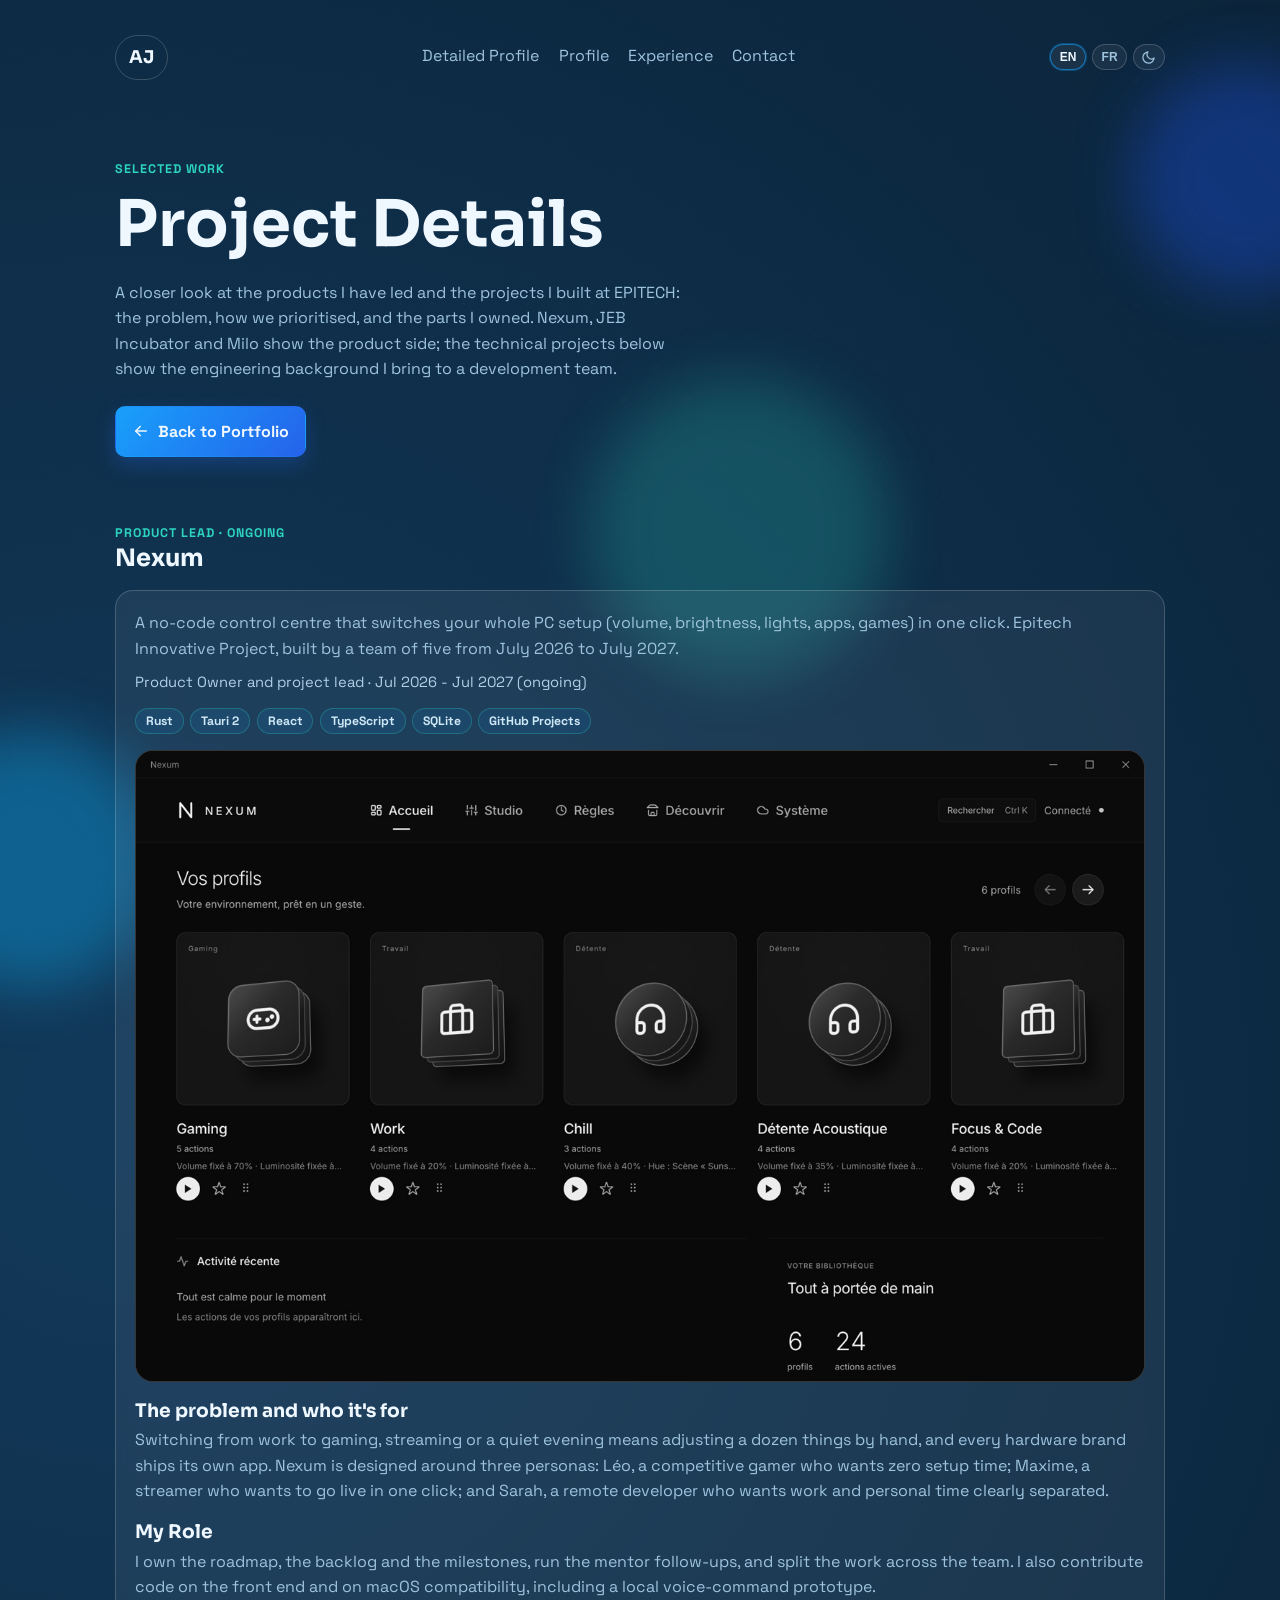
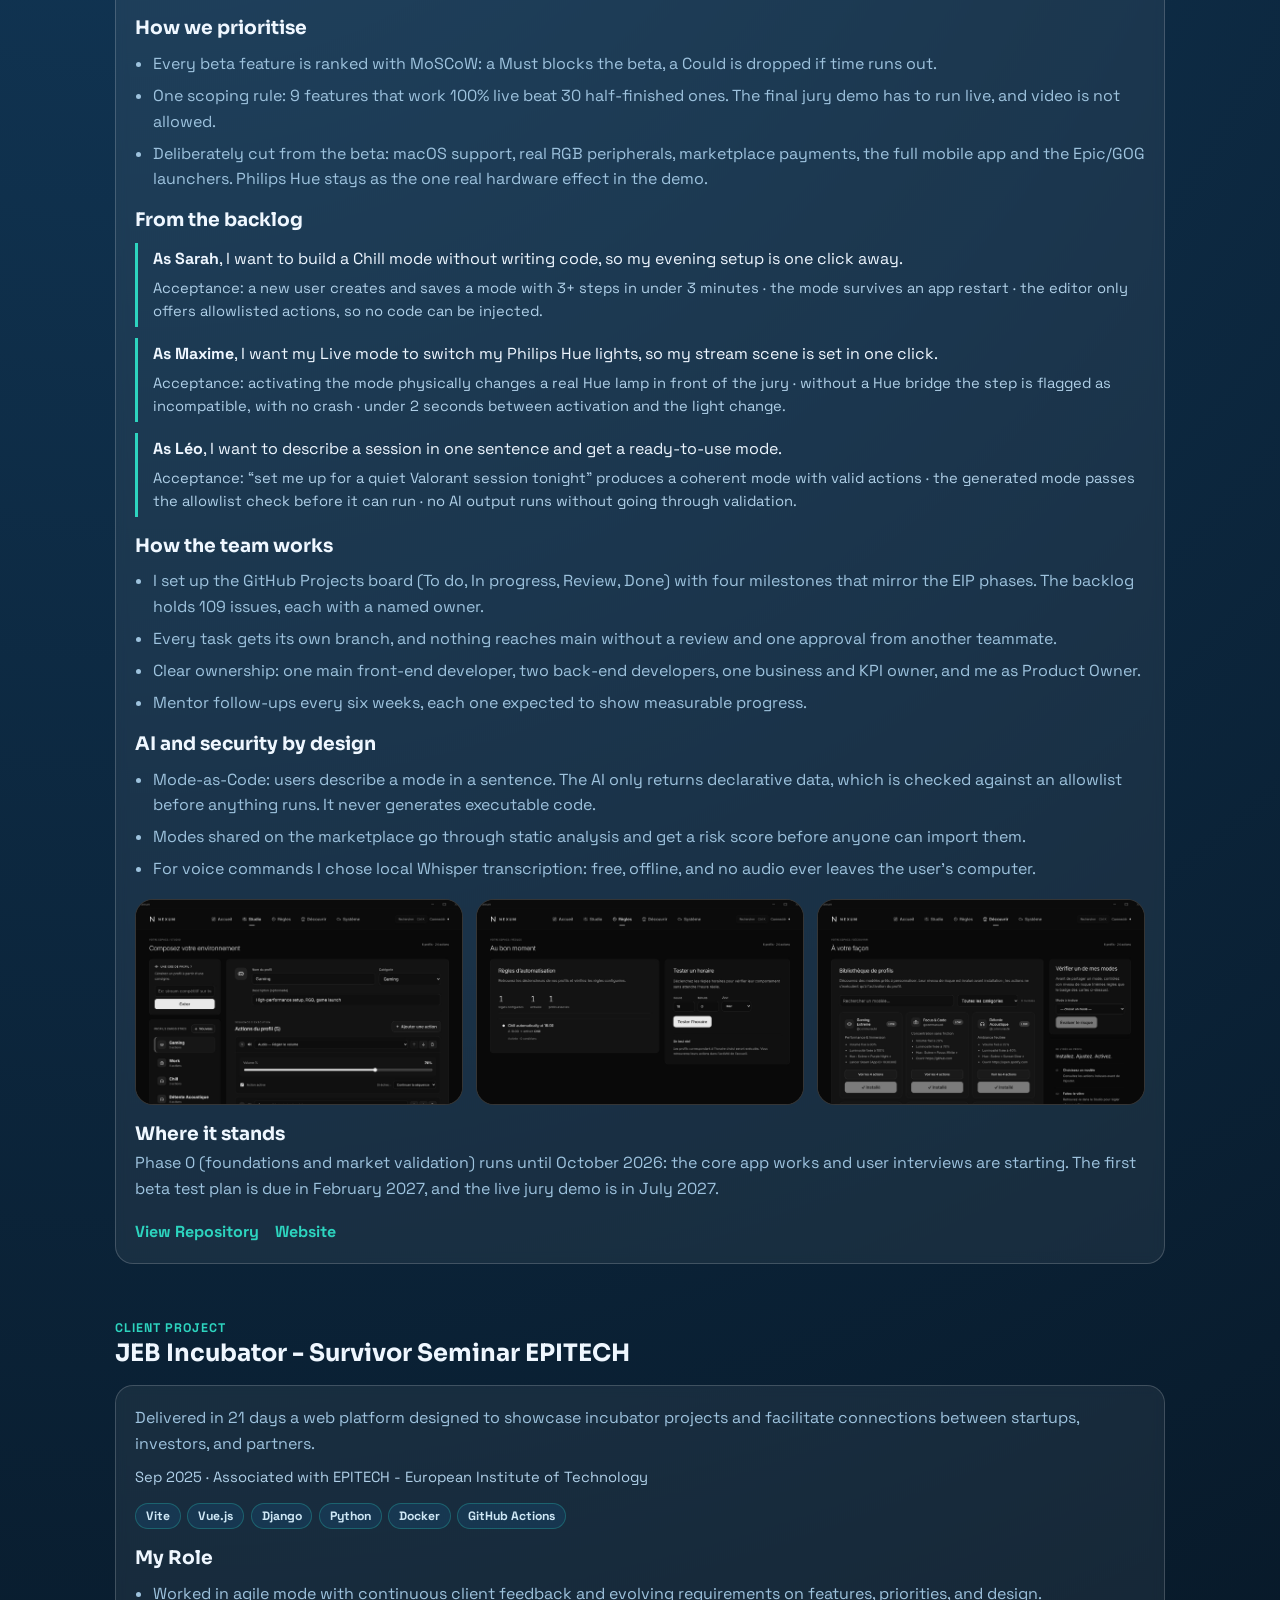
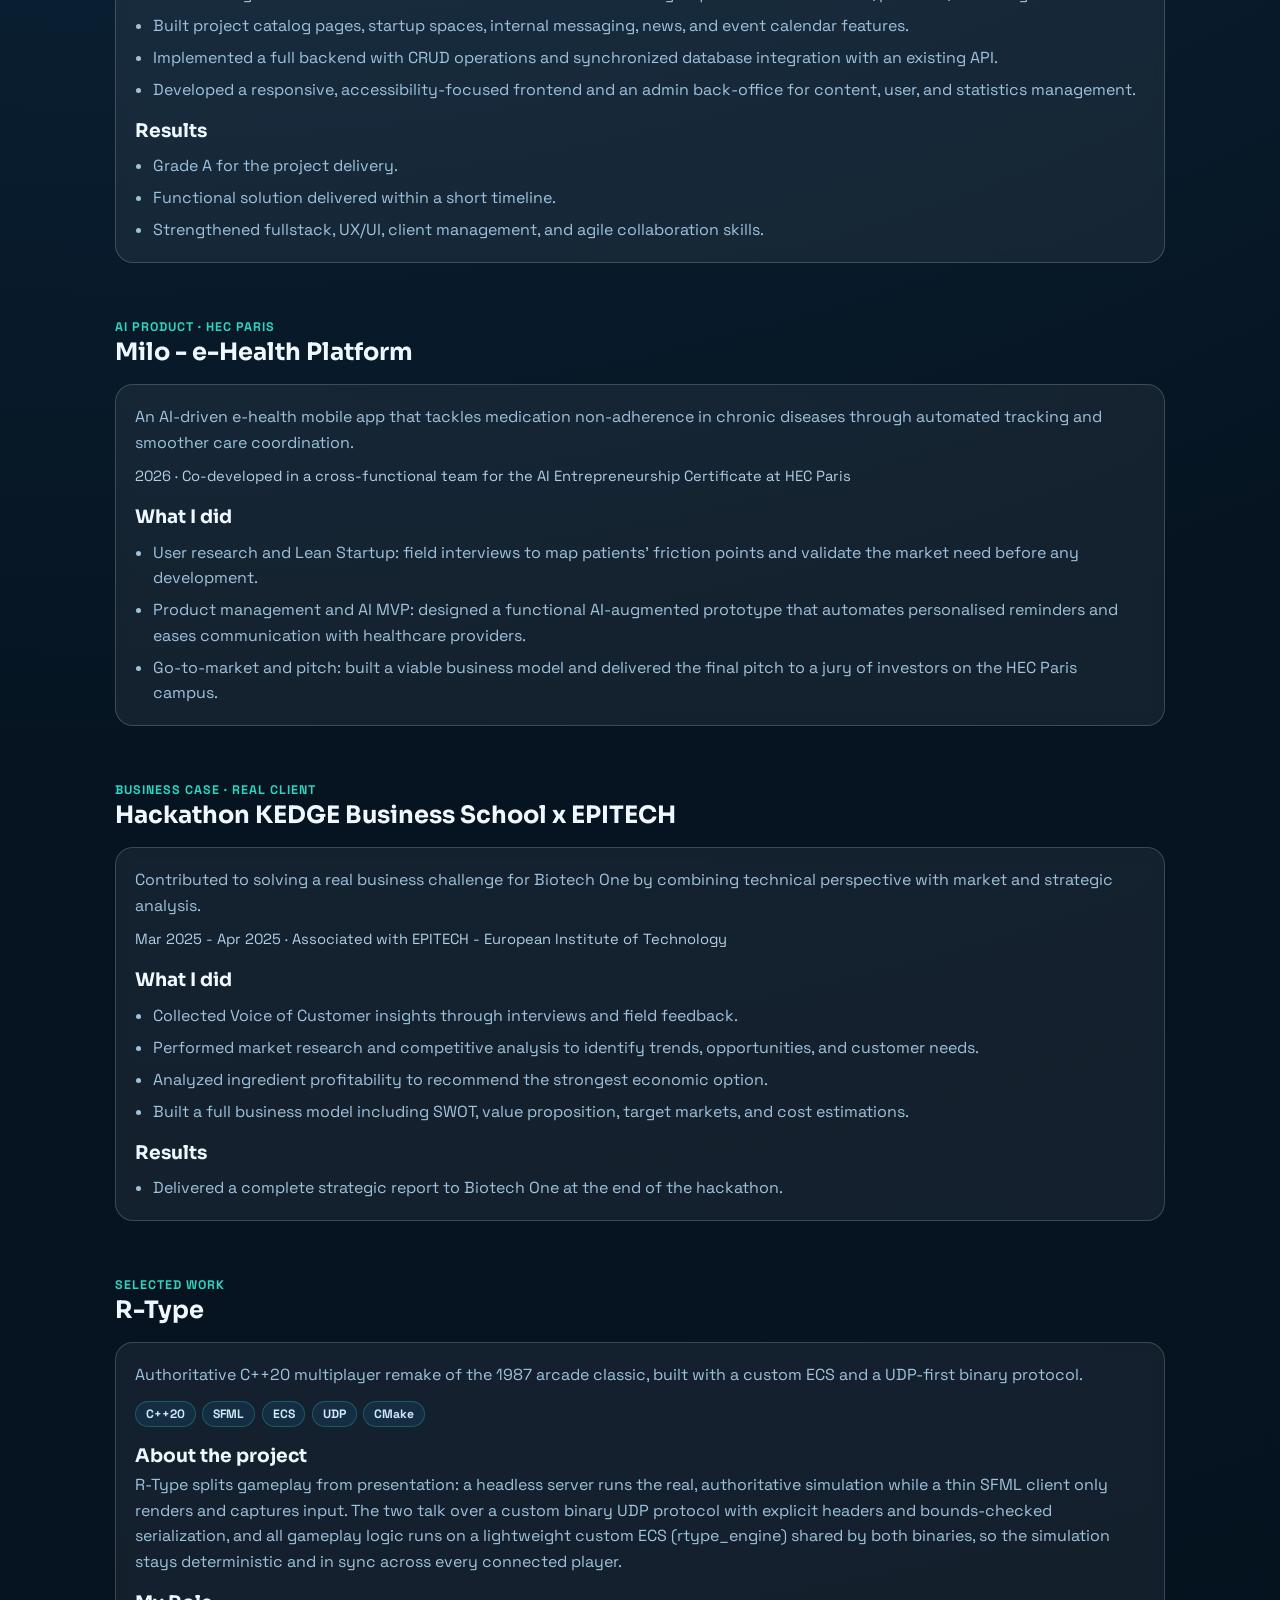
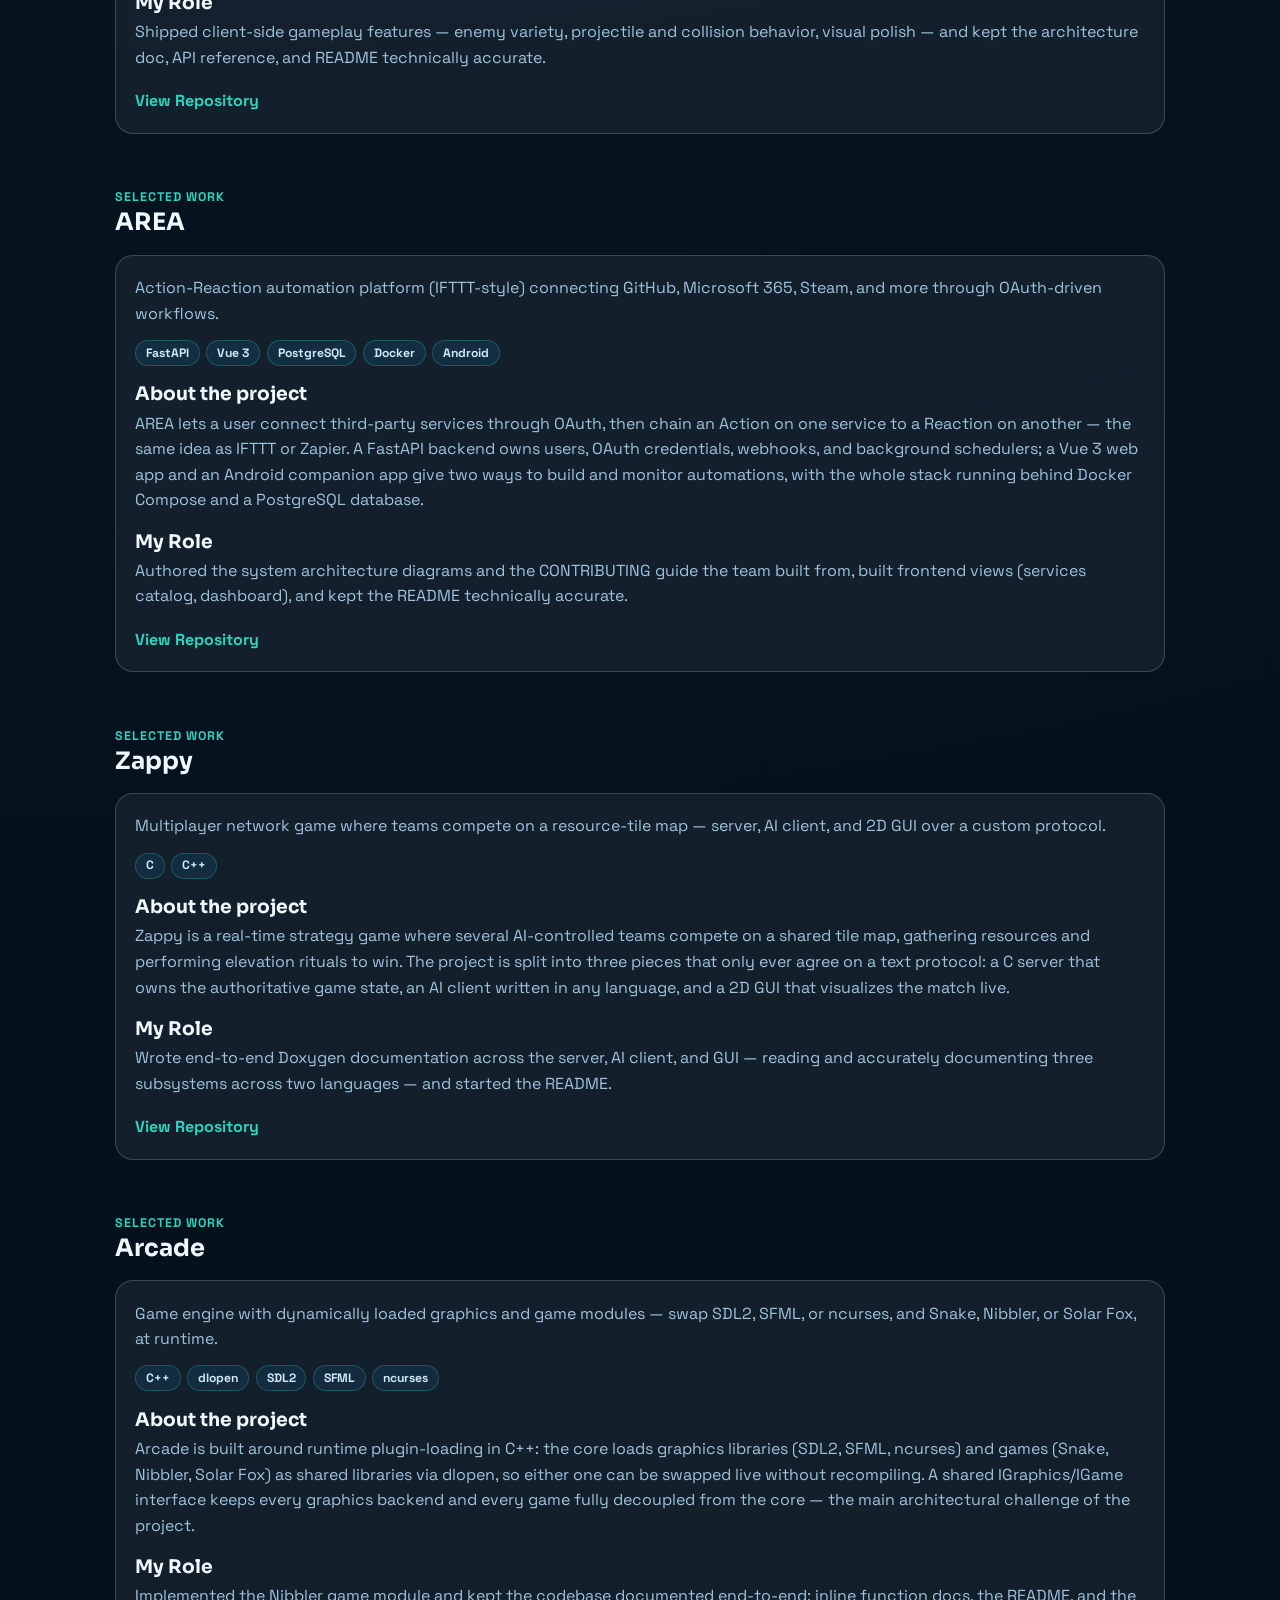
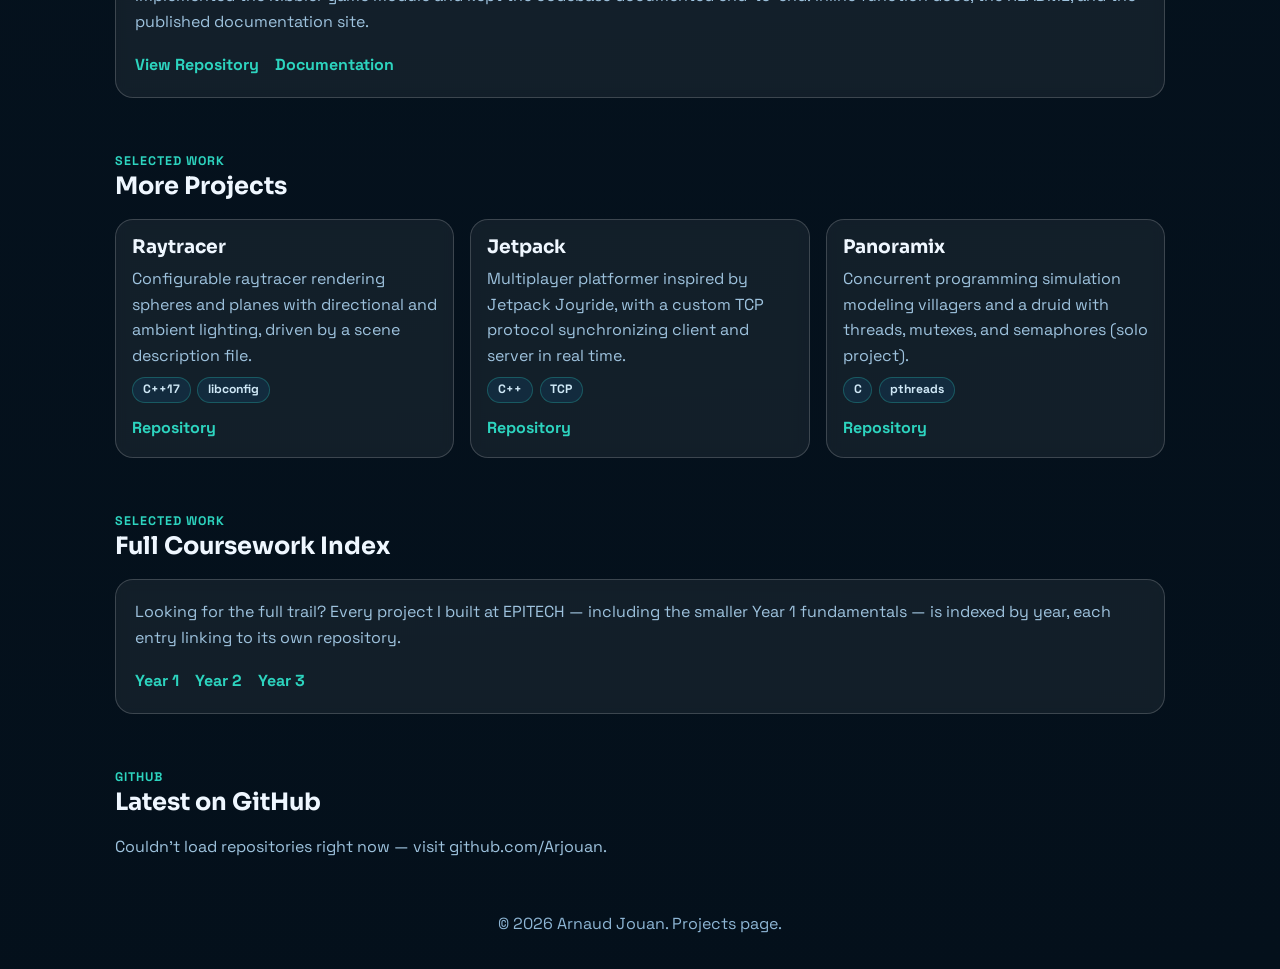
<file: projects.html>
<!DOCTYPE html>
<html lang="en">
<head>
  <meta charset="UTF-8" />
  <meta name="viewport" content="width=device-width, initial-scale=1.0" />
  <meta name="theme-color" content="#061421" />
  <script>
    document.documentElement.classList.add("js");
    try {
      if (localStorage.getItem("introSeen")) {
        document.documentElement.classList.add("intro-seen");
      }
      var theme = localStorage.getItem("theme") || "dark";
      document.documentElement.setAttribute("data-theme", theme);
    } catch (e) {}
  </script>
  <meta name="description" content="A detailed look at Arnaud Jouan's EPITECH projects across all three years." data-i18n="meta.description.projects" data-i18n-attr="content" />
  <title data-i18n="meta.title.projects">Arnaud Jouan | Projects</title>

  <!-- Favicons -->
  <link rel="icon" type="image/svg+xml" href="favicon.svg" />
  <link rel="icon" type="image/png" href="favicon.png" />
  <link rel="apple-touch-icon" href="apple-touch-icon.png" />
  <link rel="manifest" href="manifest.webmanifest" />

  <link rel="canonical" href="https://arjouan.github.io/Portfolio/projects.html" />

  <!-- Social preview (Open Graph + Twitter). -->
  <meta property="og:type" content="website" />
  <meta property="og:url" content="https://arjouan.github.io/Portfolio/projects.html" />
  <meta property="og:title" content="Arnaud Jouan | Projects" />
  <meta property="og:description" content="A detailed look at Arnaud Jouan's EPITECH projects across all three years." />
  <meta property="og:image" content="https://arjouan.github.io/Portfolio/assets/og-image.png" />
  <meta property="og:image:width" content="1200" />
  <meta property="og:image:height" content="630" />
  <meta name="twitter:card" content="summary_large_image" />
  <meta name="twitter:title" content="Arnaud Jouan | Projects" />
  <meta name="twitter:description" content="A detailed look at Arnaud Jouan's EPITECH projects across all three years." />
  <meta name="twitter:image" content="https://arjouan.github.io/Portfolio/assets/og-image.png" />

  <link rel="preload" href="assets/fonts/V8mDoQDjQSkFtoMM3T6r8E7mPbF4Cw.woff2" as="font" type="font/woff2" crossorigin />
  <link rel="preload" href="assets/fonts/xMQ9uFFYT72X5wkB_18qmnndmSdSnh2BAfO5mnuyOo1lfiQwV6-x.woff2" as="font" type="font/woff2" crossorigin />
  <link rel="stylesheet" href="assets/fonts/fonts.css" />
  <link rel="stylesheet" href="styles.css" />
  <style>
    .section-block {
      background: var(--surface);
      border: 1px solid var(--surface-border);
      border-radius: var(--radius);
      backdrop-filter: blur(6px);
      padding: 1.2rem;
    }

    .section-block h3 {
      margin-top: 1.1rem;
      margin-bottom: 0.3rem;
    }

    .muted {
      color: var(--muted);
    }

    .detail-list {
      margin: 0.7rem 0 0;
      padding-left: 1.1rem;
      color: var(--muted);
      display: grid;
      gap: 0.4rem;
    }

    .section-block .card-links {
      margin-top: 1.1rem;
    }
    .shot {
      margin: 1rem 0 0;
      border: 1px solid var(--surface-border);
      border-radius: var(--radius);
      overflow: hidden;
      background: #080808;
    }

    .shot img {
      display: block;
      width: 100%;
      height: auto;
    }

    .shot-grid {
      display: grid;
      grid-template-columns: repeat(auto-fit, minmax(220px, 1fr));
      gap: 0.8rem;
      margin-top: 1.1rem;
    }

    .shot-grid .shot {
      margin: 0;
    }

    .story-list {
      display: grid;
      gap: 0.7rem;
      margin-top: 0.7rem;
    }

    .story {
      border-left: 3px solid var(--accent-2);
      padding: 0.2rem 0 0.2rem 0.9rem;
    }

    .story p {
      margin: 0;
    }

    .story .meta {
      margin-top: 0.3rem;
    }
  </style>
</head>
<body>
  <div class="page-loader" aria-hidden="true">
    <div class="page-loader-badge">AJ</div>
  </div>

  <div class="bg-orb bg-orb-1" aria-hidden="true"></div>
  <div class="bg-orb bg-orb-2" aria-hidden="true"></div>
  <div class="bg-orb bg-orb-3" aria-hidden="true"></div>

  <header class="site-header section">
    <nav class="nav">
      <a href="index.html" class="brand">AJ</a>
      <button class="nav-toggle" type="button" aria-expanded="false" aria-controls="primary-nav" aria-label="Menu">
        <span class="nav-toggle-bar"></span>
      </button>
      <div class="nav-links" id="primary-nav">
        <a href="profile.html" data-i18n="nav.detailedProfile">Detailed Profile</a>
        <a href="index.html#profile" data-i18n="nav.profile">Profile</a>
        <a href="index.html#experience" data-i18n="nav.experience">Experience</a>
        <a href="index.html#contact" data-i18n="nav.contact">Contact</a>
      </div>
      <div class="lang-toggle" role="group" aria-label="Language selector">
        <button class="lang-btn" type="button" data-lang="en" aria-pressed="true" aria-label="English">EN</button>
        <button class="lang-btn" type="button" data-lang="fr" aria-pressed="false" aria-label="Français">FR</button>
      </div>
    </nav>

    <section class="hero">
      <p class="eyebrow" data-i18n="projectsPage.kicker">Selected Work</p>
      <h1 data-i18n="projectsPage.title">Project Details</h1>
      <p class="hero-text" data-i18n="projectsPage.intro">A closer look at the products I have led and the projects I built at EPITECH: the problem, how we prioritised, and the parts I owned. Nexum, JEB Incubator and Milo show the product side; the technical projects below show the engineering background I bring to a development team.</p>
      <div class="hero-actions">
        <a class="btn btn-primary" href="index.html">
          <svg viewBox="0 0 24 24" fill="none" stroke="currentColor" stroke-width="2" stroke-linecap="round" stroke-linejoin="round" aria-hidden="true"><path d="M19 12H5"/><path d="m11 18-6-6 6-6"/></svg>
          <span data-i18n="profile.ctaBack">Back to Portfolio</span>
        </a>
      </div>
    </section>
  </header>

  <main>
    <section id="nexum" class="section reveal">
      <div class="section-title-wrap">
        <p class="section-kicker" data-i18n="projectsPage.leadKicker">Product Lead · Ongoing</p>
        <h2 data-i18n="proj.nexum.title">Nexum</h2>
      </div>
      <article class="section-block">
        <p class="muted" data-i18n="proj.nexum.oneliner">A no-code control centre that switches your whole PC setup (volume, brightness, lights, apps, games) in one click. Epitech Innovative Project, built by a team of five from July 2026 to July 2027.</p>
        <p class="meta" data-i18n="proj.nexum.meta">Product Owner and project lead · Jul 2026 - Jul 2027 (ongoing)</p>
        <p class="meta tech-chips" data-i18n="proj.nexum.stack">Stack: Rust, Tauri 2, React, TypeScript, SQLite, GitHub Projects</p>

        <figure class="shot shot-hero">
          <img src="assets/projects/nexum/dashboard.jpg" width="1400" height="875" alt="Nexum home screen: one card per mode, each activated in one click" loading="lazy" />
        </figure>

        <h3 data-i18n="projectsPage.problem">The problem and who it's for</h3>
        <p class="muted" data-i18n="proj.nexum.problem">Switching from work to gaming, streaming or a quiet evening means adjusting a dozen things by hand, and every hardware brand ships its own app. Nexum is designed around three personas: Léo, a competitive gamer who wants zero setup time; Maxime, a streamer who wants to go live in one click; and Sarah, a remote developer who wants work and personal time clearly separated.</p>

        <h3 data-i18n="projectsPage.whatIBuilt">My Role</h3>
        <p class="muted" data-i18n="proj.nexum.role">I own the roadmap, the backlog and the milestones, run the mentor follow-ups, and split the work across the team. I also contribute code on the front end and on macOS compatibility, including a local voice-command prototype.</p>

        <h3 data-i18n="projectsPage.prioritise">How we prioritise</h3>
        <ul class="detail-list">
          <li data-i18n="proj.nexum.prio1">Every beta feature is ranked with MoSCoW: a Must blocks the beta, a Could is dropped if time runs out.</li>
          <li data-i18n="proj.nexum.prio2">One scoping rule: 9 features that work 100% live beat 30 half-finished ones. The final jury demo has to run live, and video is not allowed.</li>
          <li data-i18n="proj.nexum.prio3">Deliberately cut from the beta: macOS support, real RGB peripherals, marketplace payments, the full mobile app and the Epic/GOG launchers. Philips Hue stays as the one real hardware effect in the demo.</li>
        </ul>

        <h3 data-i18n="projectsPage.backlog">From the backlog</h3>
        <div class="story-list">
          <div class="story">
            <p data-i18n-html="proj.nexum.story1"><strong>As Sarah</strong>, I want to build a Chill mode without writing code, so my evening setup is one click away.</p>
            <p class="meta" data-i18n="proj.nexum.story1.ac">Acceptance: a new user creates and saves a mode with 3+ steps in under 3 minutes · the mode survives an app restart · the editor only offers allowlisted actions, so no code can be injected.</p>
          </div>
          <div class="story">
            <p data-i18n-html="proj.nexum.story2"><strong>As Maxime</strong>, I want my Live mode to switch my Philips Hue lights, so my stream scene is set in one click.</p>
            <p class="meta" data-i18n="proj.nexum.story2.ac">Acceptance: activating the mode physically changes a real Hue lamp in front of the jury · without a Hue bridge the step is flagged as incompatible, with no crash · under 2 seconds between activation and the light change.</p>
          </div>
          <div class="story">
            <p data-i18n-html="proj.nexum.story3"><strong>As Léo</strong>, I want to describe a session in one sentence and get a ready-to-use mode.</p>
            <p class="meta" data-i18n="proj.nexum.story3.ac">Acceptance: “set me up for a quiet Valorant session tonight” produces a coherent mode with valid actions · the generated mode passes the allowlist check before it can run · no AI output runs without going through validation.</p>
          </div>
        </div>

        <h3 data-i18n="projectsPage.teamWork">How the team works</h3>
        <ul class="detail-list">
          <li data-i18n="proj.nexum.team1">I set up the GitHub Projects board (To do, In progress, Review, Done) with four milestones that mirror the EIP phases. The backlog holds 109 issues, each with a named owner.</li>
          <li data-i18n="proj.nexum.team2">Every task gets its own branch, and nothing reaches main without a review and one approval from another teammate.</li>
          <li data-i18n="proj.nexum.team3">Clear ownership: one main front-end developer, two back-end developers, one business and KPI owner, and me as Product Owner.</li>
          <li data-i18n="proj.nexum.team4">Mentor follow-ups every six weeks, each one expected to show measurable progress.</li>
        </ul>

        <h3 data-i18n="projectsPage.aiSecurity">AI and security by design</h3>
        <ul class="detail-list">
          <li data-i18n="proj.nexum.ai1">Mode-as-Code: users describe a mode in a sentence. The AI only returns declarative data, which is checked against an allowlist before anything runs. It never generates executable code.</li>
          <li data-i18n="proj.nexum.ai2">Modes shared on the marketplace go through static analysis and get a risk score before anyone can import them.</li>
          <li data-i18n="proj.nexum.ai3">For voice commands I chose local Whisper transcription: free, offline, and no audio ever leaves the user's computer.</li>
        </ul>

        <div class="shot-grid">
          <figure class="shot"><img src="assets/projects/nexum/studio.jpg" width="1400" height="875" alt="Studio: the no-code mode editor" loading="lazy" /></figure>
          <figure class="shot"><img src="assets/projects/nexum/rules.jpg" width="1400" height="875" alt="Rules: an automation that switches to Chill at 18:00" loading="lazy" /></figure>
          <figure class="shot"><img src="assets/projects/nexum/marketplace.jpg" width="1400" height="875" alt="Discover: shared modes, each with a risk level" loading="lazy" /></figure>
        </div>

        <h3 data-i18n="projectsPage.status">Where it stands</h3>
        <p class="muted" data-i18n="proj.nexum.status">Phase 0 (foundations and market validation) runs until October 2026: the core app works and user interviews are starting. The first beta test plan is due in February 2027, and the live jury demo is in July 2027.</p>

        <div class="card-links">
          <a href="https://github.com/TeamNexum/Nexum" target="_blank" rel="noreferrer" data-i18n="projectsPage.viewRepo">View Repository</a>
          <a href="https://teamnexum.github.io/NexumWebsite/" target="_blank" rel="noreferrer" data-i18n="projectsPage.website">Website</a>
        </div>
      </article>
    </section>

    <section id="jeb" class="section reveal">
      <div class="section-title-wrap">
        <p class="section-kicker" data-i18n="projectsPage.clientKicker">Client Project</p>
        <h2 data-i18n="projects.jeb.title">JEB Incubator - Survivor Seminar EPITECH</h2>
      </div>
      <article class="section-block">
        <p class="muted" data-i18n="projects.jeb.body">Delivered in 21 days a web platform designed to showcase incubator projects and facilitate connections between startups, investors, and partners.</p>
        <p class="meta" data-i18n="projects.jeb.meta">Sep 2025 · Associated with EPITECH - European Institute of Technology</p>
        <p class="meta tech-chips" data-i18n="projects.jeb.stack">Stack: Vite, Vue.js, Django, Python, Docker, GitHub Actions</p>

        <h3 data-i18n="projectsPage.whatIBuilt">My Role</h3>
        <ul class="detail-list">
          <li data-i18n="projects.jeb.detail4">Worked in agile mode with continuous client feedback and evolving requirements on features, priorities, and design.</li>
          <li data-i18n="projects.jeb.detail1">Built project catalog pages, startup spaces, internal messaging, news, and event calendar features.</li>
          <li data-i18n="projects.jeb.detail2">Implemented a full backend with CRUD operations and synchronized database integration with an existing API.</li>
          <li data-i18n="projects.jeb.detail3">Developed a responsive, accessibility-focused frontend and an admin back-office for content, user, and statistics management.</li>
        </ul>

        <h3 data-i18n="projectsPage.results">Results</h3>
        <ul class="detail-list">
          <li data-i18n="projects.jeb.impact1">Grade A for the project delivery.</li>
          <li data-i18n="projects.jeb.impact2">Functional solution delivered within a short timeline.</li>
          <li data-i18n="projects.jeb.impact3">Strengthened fullstack, UX/UI, client management, and agile collaboration skills.</li>
        </ul>
      </article>
    </section>

    <section id="milo" class="section reveal">
      <div class="section-title-wrap">
        <p class="section-kicker" data-i18n="projectsPage.aiKicker">AI Product · HEC Paris</p>
        <h2 data-i18n="proj.milo.title">Milo - e-Health Platform</h2>
      </div>
      <article class="section-block">
        <p class="muted" data-i18n="proj.milo.oneliner">An AI-driven e-health mobile app that tackles medication non-adherence in chronic diseases through automated tracking and smoother care coordination.</p>
        <p class="meta" data-i18n="proj.milo.meta">2026 · Co-developed in a cross-functional team for the AI Entrepreneurship Certificate at HEC Paris</p>

        <h3 data-i18n="projectsPage.whatIDid">What I did</h3>
        <ul class="detail-list">
          <li data-i18n="proj.milo.detail1">User research and Lean Startup: field interviews to map patients' friction points and validate the market need before any development.</li>
          <li data-i18n="proj.milo.detail2">Product management and AI MVP: designed a functional AI-augmented prototype that automates personalised reminders and eases communication with healthcare providers.</li>
          <li data-i18n="proj.milo.detail3">Go-to-market and pitch: built a viable business model and delivered the final pitch to a jury of investors on the HEC Paris campus.</li>
        </ul>
      </article>
    </section>

    <section id="hackathon" class="section reveal">
      <div class="section-title-wrap">
        <p class="section-kicker" data-i18n="projectsPage.businessKicker">Business Case · Real Client</p>
        <h2 data-i18n="projects.hackathon.title">Hackathon KEDGE Business School x EPITECH</h2>
      </div>
      <article class="section-block">
        <p class="muted" data-i18n="projects.hackathon.body">Contributed to solving a real business challenge for Biotech One by combining technical perspective with market and strategic analysis.</p>
        <p class="meta" data-i18n="projects.hackathon.meta">Mar 2025 - Apr 2025 · Associated with EPITECH - European Institute of Technology</p>

        <h3 data-i18n="projectsPage.whatIDid">What I did</h3>
        <ul class="detail-list">
          <li data-i18n="projects.hackathon.detail3">Collected Voice of Customer insights through interviews and field feedback.</li>
          <li data-i18n="projects.hackathon.detail2">Performed market research and competitive analysis to identify trends, opportunities, and customer needs.</li>
          <li data-i18n="projects.hackathon.detail1">Analyzed ingredient profitability to recommend the strongest economic option.</li>
          <li data-i18n="projects.hackathon.detail4">Built a full business model including SWOT, value proposition, target markets, and cost estimations.</li>
        </ul>

        <h3 data-i18n="projectsPage.results">Results</h3>
        <ul class="detail-list">
          <li data-i18n="projects.hackathon.impact1">Delivered a complete strategic report to Biotech One at the end of the hackathon.</li>
        </ul>
      </article>
    </section>

    <section id="rtype" class="section reveal">
      <div class="section-title-wrap">
        <p class="section-kicker" data-i18n="projectsPage.kicker">Selected Work</p>
        <h2 data-i18n="proj.rtype.title">R-Type</h2>
      </div>
      <article class="section-block">
        <p class="muted" data-i18n="proj.rtype.oneliner">Authoritative C++20 multiplayer remake of the 1987 arcade classic, built with a custom ECS and a UDP-first binary protocol.</p>
        <p class="meta tech-chips" data-i18n="proj.rtype.stack">Stack: C++20, SFML, ECS, UDP, CMake</p>

        <h3 data-i18n="projectsPage.about">About the project</h3>
        <p class="muted" data-i18n="proj.rtype.about">R-Type splits gameplay from presentation: a headless server runs the real, authoritative simulation while a thin SFML client only renders and captures input. The two talk over a custom binary UDP protocol with explicit headers and bounds-checked serialization, and all gameplay logic runs on a lightweight custom ECS (rtype_engine) shared by both binaries, so the simulation stays deterministic and in sync across every connected player.</p>

        <h3 data-i18n="projectsPage.whatIBuilt">My Role</h3>
        <p class="muted" data-i18n="proj.rtype.role">Shipped client-side gameplay features — enemy variety, projectile and collision behavior, visual polish — and kept the architecture doc, API reference, and README technically accurate.</p>


        <div class="card-links">
          <a href="https://github.com/Arjouan/rtype" target="_blank" rel="noreferrer" data-i18n="projectsPage.viewRepo">View Repository</a>
        </div>
      </article>
    </section>

    <section id="area" class="section reveal">
      <div class="section-title-wrap">
        <p class="section-kicker" data-i18n="projectsPage.kicker">Selected Work</p>
        <h2 data-i18n="proj.area.title">AREA</h2>
      </div>
      <article class="section-block">
        <p class="muted" data-i18n="proj.area.oneliner">Action-Reaction automation platform (IFTTT-style) connecting GitHub, Microsoft 365, Steam, and more through OAuth-driven workflows.</p>
        <p class="meta tech-chips" data-i18n="proj.area.stack">Stack: FastAPI, Vue 3, PostgreSQL, Docker, Android</p>

        <h3 data-i18n="projectsPage.about">About the project</h3>
        <p class="muted" data-i18n="proj.area.about">AREA lets a user connect third-party services through OAuth, then chain an Action on one service to a Reaction on another — the same idea as IFTTT or Zapier. A FastAPI backend owns users, OAuth credentials, webhooks, and background schedulers; a Vue 3 web app and an Android companion app give two ways to build and monitor automations, with the whole stack running behind Docker Compose and a PostgreSQL database.</p>

        <h3 data-i18n="projectsPage.whatIBuilt">My Role</h3>
        <p class="muted" data-i18n="proj.area.role">Authored the system architecture diagrams and the CONTRIBUTING guide the team built from, built frontend views (services catalog, dashboard), and kept the README technically accurate.</p>


        <div class="card-links">
          <a href="https://github.com/Arjouan/area" target="_blank" rel="noreferrer" data-i18n="projectsPage.viewRepo">View Repository</a>
        </div>
      </article>
    </section>

    <section id="zappy" class="section reveal">
      <div class="section-title-wrap">
        <p class="section-kicker" data-i18n="projectsPage.kicker">Selected Work</p>
        <h2 data-i18n="proj.zappy.title">Zappy</h2>
      </div>
      <article class="section-block">
        <p class="muted" data-i18n="proj.zappy.oneliner">Multiplayer network game where teams compete on a resource-tile map — server, AI client, and 2D GUI over a custom protocol.</p>
        <p class="meta tech-chips" data-i18n="proj.zappy.stack">Stack: C, C++</p>

        <h3 data-i18n="projectsPage.about">About the project</h3>
        <p class="muted" data-i18n="proj.zappy.about">Zappy is a real-time strategy game where several AI-controlled teams compete on a shared tile map, gathering resources and performing elevation rituals to win. The project is split into three pieces that only ever agree on a text protocol: a C server that owns the authoritative game state, an AI client written in any language, and a 2D GUI that visualizes the match live.</p>

        <h3 data-i18n="projectsPage.whatIBuilt">My Role</h3>
        <p class="muted" data-i18n="proj.zappy.role">Wrote end-to-end Doxygen documentation across the server, AI client, and GUI — reading and accurately documenting three subsystems across two languages — and started the README.</p>


        <div class="card-links">
          <a href="https://github.com/Arjouan/zappy" target="_blank" rel="noreferrer" data-i18n="projectsPage.viewRepo">View Repository</a>
        </div>
      </article>
    </section>

    <section id="arcade" class="section reveal">
      <div class="section-title-wrap">
        <p class="section-kicker" data-i18n="projectsPage.kicker">Selected Work</p>
        <h2 data-i18n="proj.arcade.title">Arcade</h2>
      </div>
      <article class="section-block">
        <p class="muted" data-i18n="proj.arcade.oneliner">Game engine with dynamically loaded graphics and game modules — swap SDL2, SFML, or ncurses, and Snake, Nibbler, or Solar Fox, at runtime.</p>
        <p class="meta tech-chips" data-i18n="proj.arcade.stack">Stack: C++, dlopen, SDL2, SFML, ncurses</p>

        <h3 data-i18n="projectsPage.about">About the project</h3>
        <p class="muted" data-i18n="proj.arcade.about">Arcade is built around runtime plugin-loading in C++: the core loads graphics libraries (SDL2, SFML, ncurses) and games (Snake, Nibbler, Solar Fox) as shared libraries via dlopen, so either one can be swapped live without recompiling. A shared IGraphics/IGame interface keeps every graphics backend and every game fully decoupled from the core — the main architectural challenge of the project.</p>

        <h3 data-i18n="projectsPage.whatIBuilt">My Role</h3>
        <p class="muted" data-i18n="proj.arcade.role">Implemented the Nibbler game module and kept the codebase documented end-to-end: inline function docs, the README, and the published documentation site.</p>


        <div class="card-links">
          <a href="https://github.com/Arjouan/arcade" target="_blank" rel="noreferrer" data-i18n="projectsPage.viewRepo">View Repository</a>
          <a href="https://arjouan.github.io/Arcade-Epitech-Project/" target="_blank" rel="noreferrer" data-i18n="projectsPage.docs">Documentation</a>
        </div>
      </article>
    </section>

    <section id="more-projects" class="section reveal">
      <div class="section-title-wrap">
        <p class="section-kicker" data-i18n="projectsPage.kicker">Selected Work</p>
        <h2 data-i18n="projectsPage.moreProjects">More Projects</h2>
      </div>
      <div class="project-grid">
        <article class="card">
          <h3 data-i18n="proj.raytracer.title">Raytracer</h3>
          <p data-i18n="proj.raytracer.oneliner">Configurable raytracer rendering spheres and planes with directional and ambient lighting, driven by a scene description file.</p>
          <p class="meta tech-chips" data-i18n="proj.raytracer.stack">Stack: C++17, libconfig</p>
          <div class="card-links">
            <a href="https://github.com/Arjouan/raytracer" target="_blank" rel="noreferrer" data-i18n="common.repoLink">Repository</a>
          </div>
        </article>

        <article class="card">
          <h3 data-i18n="proj.jetpack.title">Jetpack</h3>
          <p data-i18n="proj.jetpack.oneliner">Multiplayer platformer inspired by Jetpack Joyride, with a custom TCP protocol synchronizing client and server in real time.</p>
          <p class="meta tech-chips" data-i18n="proj.jetpack.stack">Stack: C++, TCP</p>
          <div class="card-links">
            <a href="https://github.com/Arjouan/jetpack" target="_blank" rel="noreferrer" data-i18n="common.repoLink">Repository</a>
          </div>
        </article>

        <article class="card">
          <h3 data-i18n="proj.panoramix.title">Panoramix</h3>
          <p data-i18n="proj.panoramix.oneliner">Concurrent programming simulation modeling villagers and a druid with threads, mutexes, and semaphores (solo project).</p>
          <p class="meta tech-chips" data-i18n="proj.panoramix.stack">Stack: C, pthreads</p>
          <div class="card-links">
            <a href="https://github.com/Arjouan/panoramix" target="_blank" rel="noreferrer" data-i18n="common.repoLink">Repository</a>
          </div>
        </article>
      </div>
    </section>

    <section id="coursework" class="section reveal">
      <div class="section-title-wrap">
        <p class="section-kicker" data-i18n="projectsPage.kicker">Selected Work</p>
        <h2 data-i18n="projectsPage.fullIndex.title">Full Coursework Index</h2>
      </div>
      <article class="section-block">
        <p class="muted" data-i18n="projectsPage.fullIndex.body">Looking for the full trail? Every project I built at EPITECH — including the smaller Year 1 fundamentals — is indexed by year, each entry linking to its own repository.</p>
        <div class="card-links">
          <a href="https://github.com/Arjouan/Epitech-Year-1-Projects" target="_blank" rel="noreferrer">Year 1</a>
          <a href="https://github.com/Arjouan/Epitech-Year-2-Projects" target="_blank" rel="noreferrer">Year 2</a>
          <a href="https://github.com/Arjouan/Epitech-Year-3-Projects" target="_blank" rel="noreferrer">Year 3</a>
        </div>
      </article>
    </section>

    <section id="github" class="section reveal">
      <div class="section-title-wrap">
        <p class="section-kicker" data-i18n="githubPage.kicker">GitHub</p>
        <h2 data-i18n="githubPage.title">Latest on GitHub</h2>
      </div>
      <div id="github-repos" class="project-grid">
        <p class="muted" data-i18n="githubPage.loading">Loading repositories…</p>
      </div>
    </section>
  </main>

  <footer class="section footer">
    <p data-i18n-html="footer.projects">© <span id="year"></span> Arnaud Jouan. Projects page.</p>
  </footer>

  <script defer src="script.js"></script>

  <!-- Privacy-friendly analytics (GoatCounter). Dashboard: https://arjouan.goatcounter.com -->
  <script data-goatcounter="https://arjouan.goatcounter.com/count"
          async src="https://gc.zgo.at/count.js"></script>
</body>
</html>
</file>
<file: assets/fonts/fonts.css>
/* latin-ext */
@font-face {
  font-family: 'Sora';
  font-style: normal;
  font-weight: 400;
  font-display: swap;
  src: url(xMQ9uFFYT72X5wkB_18qmnndmSdSnh2BAfO5mnuyOo1lfiQwWa-xsaQ.woff2) format('woff2');
  unicode-range: U+0100-02BA, U+02BD-02C5, U+02C7-02CC, U+02CE-02D7, U+02DD-02FF, U+0304, U+0308, U+0329, U+1D00-1DBF, U+1E00-1E9F, U+1EF2-1EFF, U+2020, U+20A0-20AB, U+20AD-20C0, U+2113, U+2C60-2C7F, U+A720-A7FF;
}
/* latin */
@font-face {
  font-family: 'Sora';
  font-style: normal;
  font-weight: 400;
  font-display: swap;
  src: url(xMQ9uFFYT72X5wkB_18qmnndmSdSnh2BAfO5mnuyOo1lfiQwV6-x.woff2) format('woff2');
  unicode-range: U+0000-00FF, U+0131, U+0152-0153, U+02BB-02BC, U+02C6, U+02DA, U+02DC, U+0304, U+0308, U+0329, U+2000-206F, U+20AC, U+2122, U+2191, U+2193, U+2212, U+2215, U+FEFF, U+FFFD;
}
/* latin-ext */
@font-face {
  font-family: 'Sora';
  font-style: normal;
  font-weight: 600;
  font-display: swap;
  src: url(xMQ9uFFYT72X5wkB_18qmnndmSdSnh2BAfO5mnuyOo1lfiQwWa-xsaQ.woff2) format('woff2');
  unicode-range: U+0100-02BA, U+02BD-02C5, U+02C7-02CC, U+02CE-02D7, U+02DD-02FF, U+0304, U+0308, U+0329, U+1D00-1DBF, U+1E00-1E9F, U+1EF2-1EFF, U+2020, U+20A0-20AB, U+20AD-20C0, U+2113, U+2C60-2C7F, U+A720-A7FF;
}
/* latin */
@font-face {
  font-family: 'Sora';
  font-style: normal;
  font-weight: 600;
  font-display: swap;
  src: url(xMQ9uFFYT72X5wkB_18qmnndmSdSnh2BAfO5mnuyOo1lfiQwV6-x.woff2) format('woff2');
  unicode-range: U+0000-00FF, U+0131, U+0152-0153, U+02BB-02BC, U+02C6, U+02DA, U+02DC, U+0304, U+0308, U+0329, U+2000-206F, U+20AC, U+2122, U+2191, U+2193, U+2212, U+2215, U+FEFF, U+FFFD;
}
/* latin-ext */
@font-face {
  font-family: 'Sora';
  font-style: normal;
  font-weight: 700;
  font-display: swap;
  src: url(xMQ9uFFYT72X5wkB_18qmnndmSdSnh2BAfO5mnuyOo1lfiQwWa-xsaQ.woff2) format('woff2');
  unicode-range: U+0100-02BA, U+02BD-02C5, U+02C7-02CC, U+02CE-02D7, U+02DD-02FF, U+0304, U+0308, U+0329, U+1D00-1DBF, U+1E00-1E9F, U+1EF2-1EFF, U+2020, U+20A0-20AB, U+20AD-20C0, U+2113, U+2C60-2C7F, U+A720-A7FF;
}
/* latin */
@font-face {
  font-family: 'Sora';
  font-style: normal;
  font-weight: 700;
  font-display: swap;
  src: url(xMQ9uFFYT72X5wkB_18qmnndmSdSnh2BAfO5mnuyOo1lfiQwV6-x.woff2) format('woff2');
  unicode-range: U+0000-00FF, U+0131, U+0152-0153, U+02BB-02BC, U+02C6, U+02DA, U+02DC, U+0304, U+0308, U+0329, U+2000-206F, U+20AC, U+2122, U+2191, U+2193, U+2212, U+2215, U+FEFF, U+FFFD;
}
/* vietnamese */
@font-face {
  font-family: 'Space Grotesk';
  font-style: normal;
  font-weight: 400;
  font-display: swap;
  src: url(V8mDoQDjQSkFtoMM3T6r8E7mPb54C-s0.woff2) format('woff2');
  unicode-range: U+0102-0103, U+0110-0111, U+0128-0129, U+0168-0169, U+01A0-01A1, U+01AF-01B0, U+0300-0301, U+0303-0304, U+0308-0309, U+0323, U+0329, U+1EA0-1EF9, U+20AB;
}
/* latin-ext */
@font-face {
  font-family: 'Space Grotesk';
  font-style: normal;
  font-weight: 400;
  font-display: swap;
  src: url(V8mDoQDjQSkFtoMM3T6r8E7mPb94C-s0.woff2) format('woff2');
  unicode-range: U+0100-02BA, U+02BD-02C5, U+02C7-02CC, U+02CE-02D7, U+02DD-02FF, U+0304, U+0308, U+0329, U+1D00-1DBF, U+1E00-1E9F, U+1EF2-1EFF, U+2020, U+20A0-20AB, U+20AD-20C0, U+2113, U+2C60-2C7F, U+A720-A7FF;
}
/* latin */
@font-face {
  font-family: 'Space Grotesk';
  font-style: normal;
  font-weight: 400;
  font-display: swap;
  src: url(V8mDoQDjQSkFtoMM3T6r8E7mPbF4Cw.woff2) format('woff2');
  unicode-range: U+0000-00FF, U+0131, U+0152-0153, U+02BB-02BC, U+02C6, U+02DA, U+02DC, U+0304, U+0308, U+0329, U+2000-206F, U+20AC, U+2122, U+2191, U+2193, U+2212, U+2215, U+FEFF, U+FFFD;
}
/* vietnamese */
@font-face {
  font-family: 'Space Grotesk';
  font-style: normal;
  font-weight: 500;
  font-display: swap;
  src: url(V8mDoQDjQSkFtoMM3T6r8E7mPb54C-s0.woff2) format('woff2');
  unicode-range: U+0102-0103, U+0110-0111, U+0128-0129, U+0168-0169, U+01A0-01A1, U+01AF-01B0, U+0300-0301, U+0303-0304, U+0308-0309, U+0323, U+0329, U+1EA0-1EF9, U+20AB;
}
/* latin-ext */
@font-face {
  font-family: 'Space Grotesk';
  font-style: normal;
  font-weight: 500;
  font-display: swap;
  src: url(V8mDoQDjQSkFtoMM3T6r8E7mPb94C-s0.woff2) format('woff2');
  unicode-range: U+0100-02BA, U+02BD-02C5, U+02C7-02CC, U+02CE-02D7, U+02DD-02FF, U+0304, U+0308, U+0329, U+1D00-1DBF, U+1E00-1E9F, U+1EF2-1EFF, U+2020, U+20A0-20AB, U+20AD-20C0, U+2113, U+2C60-2C7F, U+A720-A7FF;
}
/* latin */
@font-face {
  font-family: 'Space Grotesk';
  font-style: normal;
  font-weight: 500;
  font-display: swap;
  src: url(V8mDoQDjQSkFtoMM3T6r8E7mPbF4Cw.woff2) format('woff2');
  unicode-range: U+0000-00FF, U+0131, U+0152-0153, U+02BB-02BC, U+02C6, U+02DA, U+02DC, U+0304, U+0308, U+0329, U+2000-206F, U+20AC, U+2122, U+2191, U+2193, U+2212, U+2215, U+FEFF, U+FFFD;
}
/* vietnamese */
@font-face {
  font-family: 'Space Grotesk';
  font-style: normal;
  font-weight: 700;
  font-display: swap;
  src: url(V8mDoQDjQSkFtoMM3T6r8E7mPb54C-s0.woff2) format('woff2');
  unicode-range: U+0102-0103, U+0110-0111, U+0128-0129, U+0168-0169, U+01A0-01A1, U+01AF-01B0, U+0300-0301, U+0303-0304, U+0308-0309, U+0323, U+0329, U+1EA0-1EF9, U+20AB;
}
/* latin-ext */
@font-face {
  font-family: 'Space Grotesk';
  font-style: normal;
  font-weight: 700;
  font-display: swap;
  src: url(V8mDoQDjQSkFtoMM3T6r8E7mPb94C-s0.woff2) format('woff2');
  unicode-range: U+0100-02BA, U+02BD-02C5, U+02C7-02CC, U+02CE-02D7, U+02DD-02FF, U+0304, U+0308, U+0329, U+1D00-1DBF, U+1E00-1E9F, U+1EF2-1EFF, U+2020, U+20A0-20AB, U+20AD-20C0, U+2113, U+2C60-2C7F, U+A720-A7FF;
}
/* latin */
@font-face {
  font-family: 'Space Grotesk';
  font-style: normal;
  font-weight: 700;
  font-display: swap;
  src: url(V8mDoQDjQSkFtoMM3T6r8E7mPbF4Cw.woff2) format('woff2');
  unicode-range: U+0000-00FF, U+0131, U+0152-0153, U+02BB-02BC, U+02C6, U+02DA, U+02DC, U+0304, U+0308, U+0329, U+2000-206F, U+20AC, U+2122, U+2191, U+2193, U+2212, U+2215, U+FEFF, U+FFFD;
}
</file>
<file: styles.css>
/*
 * styles.css — shared styling for all pages (index, profile, projects).
 *
 * Sections:
 *   1. Theme variables (:root) + light-theme overrides
 *   2. Base / reset / typography / scrollbar / selection
 *   3. Layout: header, nav (+ mobile toggle), hero
 *   4. Buttons, language & theme toggles
 *   5. Components: cards, tech chips, timeline, contact form, loader, orbs
 *   6. Reveal animations, responsive breakpoints, print styles
 */

:root {
  --bg: #061421;
  --bg-elevated: #0b2235;
  --surface: rgba(255, 255, 255, 0.06);
  --surface-border: rgba(255, 255, 255, 0.18);
  --text: #eff7ff;
  --muted: #9ec3de;
  --accent: #18a0fb;
  --accent-2: #2dd4bf;
  --max-width: 1050px;
  --radius: 18px;
}

/* Light theme overrides (applied via data-theme="light" on <html>). */
:root[data-theme="light"] {
  --bg: #eef3f8;
  --bg-elevated: #ffffff;
  --surface: rgba(11, 34, 53, 0.05);
  --surface-border: rgba(11, 34, 53, 0.14);
  --text: #0b2235;
  --muted: #4a6076;
  --accent: #0a72c4;
  --accent-2: #0d9488;
}

:root[data-theme="light"] body {
  background: radial-gradient(circle at 10% 15%, #dbe7f2 0%, var(--bg) 45%, #e7eef5 100%);
}

:root[data-theme="light"] body::before {
  background-image: radial-gradient(rgba(11, 34, 53, 0.05) 1px, transparent 1px);
}

:root[data-theme="light"] .bg-orb {
  opacity: 0.16;
}

:root[data-theme="light"] .meta {
  color: #4a6076;
}

:root[data-theme="light"] .footer {
  color: #5a7a94;
}

:root[data-theme="light"] .chip {
  color: #0a4c6e;
}

:root[data-theme="light"] .page-loader {
  background: radial-gradient(circle at 50% 40%, #dbe7f2 0%, var(--bg) 60%, #e7eef5 100%);
}

* {
  box-sizing: border-box;
}

::selection {
  background: rgba(45, 212, 191, 0.32);
  color: #eff7ff;
}

/* Branded loading overlay. Only shown when JS is present (so it can never get
   stuck for no-JS users), and removed by script.js once the page is ready. */
.page-loader {
  display: none;
}

.js:not(.intro-seen) .page-loader {
  display: flex;
  position: fixed;
  inset: 0;
  z-index: 1000;
  align-items: center;
  justify-content: center;
  background: radial-gradient(circle at 50% 40%, #12395a 0%, var(--bg) 60%, #04101b 100%);
  opacity: 1;
  transition: opacity 500ms ease, visibility 0s linear 500ms;
}

.js .page-loader.is-hidden {
  opacity: 0;
  visibility: hidden;
  pointer-events: none;
}

.page-loader-badge {
  width: 84px;
  height: 84px;
  border-radius: 22px;
  display: grid;
  place-items: center;
  font-family: "Sora", "Space Grotesk", sans-serif;
  font-weight: 700;
  font-size: 2rem;
  letter-spacing: 0.02em;
  color: #061421;
  background: linear-gradient(135deg, var(--accent), var(--accent-2));
  box-shadow: 0 12px 34px rgba(4, 16, 27, 0.5);
  animation: loader-pulse 1.2s ease-in-out infinite;
}

@keyframes loader-pulse {
  0%,
  100% {
    transform: scale(1);
    opacity: 0.92;
  }
  50% {
    transform: scale(1.08);
    opacity: 1;
  }
}

@media (prefers-reduced-motion: reduce) {
  .page-loader-badge {
    animation: none;
  }
}

/* Plane transition into the detailed profile — a nod to the international story.
   Created by script.js, plays once per session, skipped for reduced motion. */
.plane-transition {
  position: fixed;
  inset: 0;
  z-index: 1100;
  display: none;
  overflow: hidden;
  pointer-events: none;
}

.plane-transition.is-active {
  display: block;
}

/* Large airliner gliding across the page, tinted with the brand gradient
   (the silhouette PNG is used as a mask). */
/* The flier handles the dead-straight diagonal travel; the inner image handles
   a gentle 3D bank. Separating them keeps the flight path straight (no wobble)
   and the bank subtle (no dive). */
.plane-transition .plane-fly {
  position: absolute;
  left: 50%;
  top: 50%;
  perspective: 800px;
  animation: plane-fly 1800ms linear forwards;
}

.plane-transition .plane3d {
  position: relative;
  width: min(46vw, 320px);
  height: min(46vw, 320px);
  transform-style: preserve-3d;
  animation: plane-bank 1800ms ease-in-out forwards;
}

/* Two wing halves hinged along the centre crease at a dihedral angle — a real
   folded-paper 3D shape. Different shades read as two lit surfaces. */
.plane-transition .wing {
  position: absolute;
  inset: 0;
  transform-origin: 50% 50%;
  backface-visibility: visible;
}

.plane-transition .wing-l {
  clip-path: polygon(50% 6%, 2% 98%, 50% 68%);
  background: linear-gradient(140deg, #5fc8ff, #1892f0);
  transform: rotateY(42deg);
}

.plane-transition .wing-r {
  clip-path: polygon(50% 6%, 98% 98%, 50% 68%);
  background: linear-gradient(140deg, #2dd4bf, #0d8f86);
  transform: rotateY(-42deg);
}

/* Straight diagonal climb, bottom-right to fully off the top-left edge. */
@keyframes plane-fly {
  0% {
    transform: translate(78vw, 88vh);
    opacity: 0;
  }
  8% {
    opacity: 1;
  }
  100% {
    transform: translate(-78vw, -88vh);
    opacity: 1;
  }
}

/* Nose is oriented up-left (rotateZ -45). rotateY swings the folded plane in 3D
   so you see the dihedral fold from changing angles — genuine banking depth. */
@keyframes plane-bank {
  0% {
    transform: rotateZ(-45deg) rotateY(-24deg);
  }
  55% {
    transform: rotateZ(-45deg) rotateY(20deg);
  }
  100% {
    transform: rotateZ(-45deg) rotateY(-10deg);
  }
}

html {
  scroll-behavior: smooth;
  overflow-x: clip;
}

body {
  margin: 0;
  font-family: "Space Grotesk", system-ui, sans-serif;
  color: var(--text);
  background: radial-gradient(circle at 10% 15%, #12395a 0%, var(--bg) 45%, #04101b 100%);
  min-height: 100vh;
  line-height: 1.6;
  position: relative;
  overflow-x: hidden;
  overflow-x: clip;
}

/* Themed scrollbar. */
html {
  scrollbar-width: thin;
  scrollbar-color: rgba(45, 212, 191, 0.55) rgba(255, 255, 255, 0.05);
}

::-webkit-scrollbar {
  width: 10px;
  height: 10px;
}

::-webkit-scrollbar-track {
  background: rgba(255, 255, 255, 0.04);
}

::-webkit-scrollbar-thumb {
  background: linear-gradient(var(--accent), var(--accent-2));
  border-radius: 999px;
  border: 2px solid transparent;
  background-clip: padding-box;
}

::-webkit-scrollbar-thumb:hover {
  background: var(--accent-2);
}

h1,
h2,
h3 {
  margin: 0;
  line-height: 1.2;
  font-family: "Sora", "Space Grotesk", sans-serif;
}

p {
  margin: 0;
}

a {
  color: inherit;
  text-decoration: none;
}

/* Keyboard focus indicator (does not show on mouse click). */
:focus-visible {
  outline: 2px solid var(--accent-2);
  outline-offset: 3px;
  border-radius: 6px;
}

.section {
  width: min(100% - 2rem, var(--max-width));
  margin-inline: auto;
}

.site-header {
  padding-top: 1.2rem;
}

.nav {
  display: flex;
  justify-content: space-between;
  align-items: center;
  padding: 1rem 0;
}

.brand {
  font-family: "Sora", sans-serif;
  font-weight: 700;
  font-size: 1.1rem;
  border: 1px solid var(--surface-border);
  border-radius: 999px;
  padding: 0.45rem 0.8rem;
}

.nav-links {
  display: flex;
  gap: 1.2rem;
  color: var(--muted);
}

/* Hamburger toggle — hidden on desktop, shown on small screens via media query. */
.nav-toggle {
  display: none;
  align-items: center;
  justify-content: center;
  width: 42px;
  height: 38px;
  padding: 0;
  border: 1px solid var(--surface-border);
  background: var(--surface);
  border-radius: 10px;
  cursor: pointer;
}

.nav-toggle-bar {
  position: relative;
}

.nav-toggle-bar,
.nav-toggle-bar::before,
.nav-toggle-bar::after {
  display: block;
  width: 20px;
  height: 2px;
  background: var(--text);
  transition: transform 200ms ease, background 200ms ease;
}

.nav-toggle-bar::before,
.nav-toggle-bar::after {
  content: "";
  position: absolute;
  left: 0;
}

.nav-toggle-bar::before {
  top: -6px;
}

.nav-toggle-bar::after {
  top: 6px;
}

/* Morph into an X when the menu is open. */
.nav.is-open .nav-toggle-bar {
  background: transparent;
}

.nav.is-open .nav-toggle-bar::before {
  transform: translateY(6px) rotate(45deg);
}

.nav.is-open .nav-toggle-bar::after {
  transform: translateY(-6px) rotate(-45deg);
}

.lang-toggle {
  display: flex;
  gap: 0.35rem;
}

.lang-btn {
  border: 1px solid var(--surface-border);
  background: var(--surface);
  color: var(--muted);
  border-radius: 999px;
  padding: 0.2rem 0.55rem;
  font-size: 0.75rem;
  font-weight: 600;
  cursor: pointer;
}

.lang-btn.is-active {
  color: var(--text);
  border-color: rgba(24, 160, 251, 0.6);
  box-shadow: 0 0 0 1px rgba(24, 160, 251, 0.3);
}

/* Theme toggle button (injected by script.js next to the language toggle). */
.theme-btn {
  display: inline-flex;
  align-items: center;
  justify-content: center;
  width: 32px;
  height: 26px;
  padding: 0;
  border: 1px solid var(--surface-border);
  background: var(--surface);
  color: var(--muted);
  border-radius: 999px;
  cursor: pointer;
}

.theme-btn:hover {
  color: var(--text);
}

.theme-btn svg {
  width: 15px;
  height: 15px;
}

/* Scroll progress bar (created by script.js). */
.scroll-progress {
  position: fixed;
  top: 0;
  left: 0;
  height: 3px;
  width: 0;
  background: linear-gradient(90deg, var(--accent), var(--accent-2));
  z-index: 999;
  transition: width 80ms linear;
}

/* Contact form (Web3Forms). */
.contact-form {
  margin-top: 1.2rem;
  display: grid;
  gap: 0.7rem;
  max-width: 520px;
}

.contact-form input,
.contact-form textarea {
  width: 100%;
  font: inherit;
  color: var(--text);
  background: var(--surface);
  border: 1px solid var(--surface-border);
  border-radius: 10px;
  padding: 0.7rem 0.8rem;
}

.contact-form input::placeholder,
.contact-form textarea::placeholder {
  color: var(--muted);
}

.contact-form input:focus,
.contact-form textarea:focus {
  outline: none;
  border-color: rgba(45, 212, 191, 0.6);
  box-shadow: 0 0 0 1px rgba(45, 212, 191, 0.3);
}

.contact-form textarea {
  min-height: 120px;
  resize: vertical;
}

.contact-form button {
  justify-self: start;
  cursor: pointer;
}

.form-status {
  margin-top: 0.2rem;
  font-size: 0.92rem;
  min-height: 1.2em;
}

.form-status.is-success {
  color: var(--accent-2);
}

.form-status.is-error {
  color: #ff9a9a;
}

.nav-links a {
  position: relative;
  padding-bottom: 3px;
}

.nav-links a:hover {
  color: var(--text);
}

/* Scroll-spy: highlights the link for the section currently in view. */
.nav-links a.is-current {
  color: var(--text);
}

.nav-links a.is-current::after {
  content: "";
  position: absolute;
  left: 0;
  right: 0;
  bottom: 0;
  height: 2px;
  border-radius: 2px;
  background: linear-gradient(90deg, var(--accent), var(--accent-2));
}

/* Respect users who prefer reduced motion: keep the styling, drop the movement. */
@media (prefers-reduced-motion: reduce) {
  .card,
  .timeline-item,
  .profile-panel,
  .section-block,
  .timeline-detail-item,
  .timeline .timeline-item::before {
    transition: none;
  }

  .card:hover,
  .timeline-item:hover,
  .profile-panel:hover,
  .section-block:hover,
  .timeline-detail-item:hover,
  .timeline .timeline-item:hover::before {
    transform: none;
  }
}

.hero {
  padding: 4rem 0 3rem;
}

.eyebrow,
.section-kicker {
  color: var(--accent-2);
  font-weight: 600;
  letter-spacing: 0.08em;
  text-transform: uppercase;
  font-size: 0.78rem;
}

.hero h1 {
  margin-top: 0.45rem;
  font-size: clamp(2rem, 7vw, 4rem);
}

.hero-text {
  margin-top: 1rem;
  color: var(--muted);
  max-width: 58ch;
}

.hero-actions {
  margin-top: 1.5rem;
  display: flex;
  flex-wrap: wrap;
  gap: 0.8rem;
}

.section-more {
  margin-top: 1rem;
}

/* Key figures row in the home hero. */
.hero-stats {
  list-style: none;
  margin: 1.5rem 0 0;
  padding: 0;
  display: grid;
  grid-template-columns: repeat(auto-fit, minmax(150px, 1fr));
  gap: 0.8rem;
  max-width: 820px;
}

.hero-stats li {
  background: var(--surface);
  border: 1px solid var(--surface-border);
  border-radius: var(--radius);
  padding: 0.8rem 1rem;
  display: grid;
  gap: 0.2rem;
}

.hero-stats strong {
  font-family: "Sora", "Space Grotesk", sans-serif;
  font-size: 1.6rem;
  line-height: 1.1;
  color: var(--accent-2);
}

.hero-stats span {
  color: var(--muted);
  font-size: 0.85rem;
  line-height: 1.35;
}

.btn {
  display: inline-flex;
  align-items: center;
  justify-content: center;
  gap: 0.5rem;
  padding: 0.72rem 1rem;
  border-radius: 10px;
  border: 1px solid transparent;
  color: inherit;
  font-family: inherit;
  font-size: inherit;
  font-weight: 600;
  cursor: pointer;
  transition: transform 180ms ease, box-shadow 180ms ease, border-color 180ms ease;
}

.btn svg {
  width: 18px;
  height: 18px;
  flex-shrink: 0;
}

.btn:hover {
  transform: translateY(-2px);
}

.btn-primary {
  background: linear-gradient(130deg, var(--accent), #2563eb);
  box-shadow: 0 8px 20px rgba(37, 99, 235, 0.28);
}

.btn-primary:hover {
  box-shadow: 0 12px 30px rgba(37, 99, 235, 0.45), 0 0 0 1px rgba(45, 212, 191, 0.4);
}

.btn-secondary {
  background: var(--surface);
  border-color: var(--surface-border);
}

.btn-secondary:hover {
  border-color: rgba(45, 212, 191, 0.55);
  box-shadow: 0 0 0 1px rgba(45, 212, 191, 0.25);
}

.section-title-wrap {
  margin-bottom: 1.1rem;
}

section {
  padding: 1.2rem 0 2.2rem;
}

.project-grid {
  display: grid;
  grid-template-columns: repeat(auto-fit, minmax(235px, 1fr));
  gap: 1rem;
}

.profile-grid {
  display: grid;
  grid-template-columns: repeat(2, minmax(0, 1fr));
  gap: 1rem;
}

.profile-panel {
  background: var(--surface);
  border: 1px solid var(--surface-border);
  border-radius: var(--radius);
  backdrop-filter: blur(6px);
  padding: 1rem;
}

.profile-cert-panel {
  grid-column: 2;
  grid-row: 1 / span 2;
  align-self: start;
}

.profile-panel h3 {
  margin-bottom: 0.6rem;
}

.profile-panel p {
  color: var(--muted);
}

.profile-list {
  margin: 0;
  padding-left: 1.1rem;
  color: var(--muted);
  display: grid;
  gap: 0.45rem;
}

.profile-cert-list {
  padding-left: 0;
  list-style: none;
  display: block;
}

.profile-cert-list li {
  display: grid;
  justify-items: start;
  align-content: start;
  gap: 0.65rem;
  min-width: 0;
  padding: 0.85rem;
  margin-bottom: 0.85rem;
  border-radius: 14px;
  border: 1px solid rgba(158, 195, 222, 0.16);
  background: rgba(6, 20, 33, 0.22);
}

.profile-cert-logo {
  width: 42px;
  height: 42px;
  border-radius: 10px;
  flex-shrink: 0;
  object-fit: contain;
  padding: 0.2rem;
  background: rgba(255, 255, 255, 0.92);
  border: 1px solid rgba(158, 195, 222, 0.26);
}

.profile-cert-list strong,
.profile-cert-list span {
  min-width: 0;
  overflow-wrap: break-word;
  word-break: normal;
}

.profile-cert-list li:last-child {
  margin-bottom: 0;
}

@media (min-width: 900px) {
  .profile-cert-list {
    display: grid;
    grid-template-columns: repeat(2, minmax(0, 1fr));
    gap: 0.8rem;
  }

  .profile-cert-list li {
    margin-bottom: 0;
  }

  .profile-cert-list li:nth-child(1) {
    grid-column: 1;
    grid-row: 1;
  }

  .profile-cert-list li:nth-child(2) {
    grid-column: 1;
    grid-row: 2;
  }

  .profile-cert-list li:nth-child(3) {
    grid-column: 1;
    grid-row: 3;
  }

  .profile-cert-list li:nth-child(4) {
    grid-column: 2;
    grid-row: 1;
  }

  .profile-cert-list li:nth-child(5) {
    grid-column: 2;
    grid-row: 2;
  }
}

.card,
.timeline-item,
.contact-card {
  background: var(--surface);
  border: 1px solid var(--surface-border);
  border-radius: var(--radius);
  backdrop-filter: blur(6px);
}

.card,
.timeline-item {
  padding: 1rem;
}

/* Lift + accent glow on hover for interactive-feeling panels. */
.card,
.timeline-item,
.profile-panel,
.section-block,
.timeline-detail-item {
  transition: transform 220ms ease, border-color 220ms ease, box-shadow 220ms ease;
}

.card:hover,
.timeline-item:hover,
.profile-panel:hover,
.section-block:hover,
.timeline-detail-item:hover {
  transform: translateY(-4px);
  border-color: rgba(45, 212, 191, 0.5);
  box-shadow: 0 14px 32px rgba(4, 16, 27, 0.45), 0 0 0 1px rgba(45, 212, 191, 0.16);
}

.card p {
  margin-top: 0.5rem;
  color: var(--muted);
}

.meta {
  margin-top: 0.6rem;
  font-size: 0.92rem;
  color: #b0d0e8;
}

.card-links {
  margin-top: 0.8rem;
  display: flex;
  gap: 1rem;
  font-weight: 600;
}

.card-links a {
  color: var(--accent-2);
}

/* Tech-stack chips (rendered from a comma list by script.js). */
.tech-chips {
  display: flex;
  flex-wrap: wrap;
  gap: 0.4rem;
  margin-top: 0.85rem;
}

.chip {
  font-size: 0.76rem;
  font-weight: 600;
  color: #cfe8f6;
  background: rgba(24, 160, 251, 0.1);
  border: 1px solid rgba(45, 212, 191, 0.28);
  border-radius: 999px;
  padding: 0.24rem 0.62rem;
  line-height: 1.35;
  white-space: nowrap;
}

.timeline {
  position: relative;
  display: grid;
  gap: 0.85rem;
  padding-left: 30px;
}

/* Vertical rail running down the timeline. */
.timeline::before {
  content: "";
  position: absolute;
  left: 6px;
  top: 8px;
  bottom: 8px;
  width: 2px;
  background: linear-gradient(var(--accent), var(--accent-2));
  opacity: 0.55;
  border-radius: 2px;
}

.timeline .timeline-item {
  position: relative;
}

/* Accent dot on the rail for each entry. */
.timeline .timeline-item::before {
  content: "";
  position: absolute;
  left: -29px;
  top: 24px;
  width: 12px;
  height: 12px;
  border-radius: 50%;
  background: var(--accent-2);
  border: 3px solid var(--bg);
  box-shadow: 0 0 0 2px rgba(45, 212, 191, 0.6);
  transition: transform 220ms ease;
}

.timeline .timeline-item:hover::before {
  transform: scale(1.25);
}

.timeline-head {
  display: flex;
  align-items: center;
  gap: 0.7rem;
}

.timeline-head h3 {
  order: 1;
}

.company-logo {
  order: 2;
  margin-left: auto;
  flex-shrink: 0;
  width: 78px;
  height: 78px;
  object-fit: contain;
  padding: 0.45rem;
  border-radius: 14px;
  background: rgba(255, 255, 255, 0.94);
  border: 1px solid rgba(158, 195, 222, 0.25);
  box-shadow: 0 6px 16px rgba(4, 16, 27, 0.35);
}

.timeline-item p:last-child {
  margin-top: 0.5rem;
  color: var(--muted);
}

.contact-card {
  padding: 1.2rem;
}

.contact-card h2 {
  margin-top: 0.4rem;
}

.contact-card h3 {
  margin-top: 1.6rem;
}

.contact-card p {
  margin-top: 0.8rem;
  color: var(--muted);
}

.footer {
  padding: 1rem 0 2rem;
  color: #8eb6d5;
  text-align: center;
}

.bg-orb {
  position: fixed;
  border-radius: 50%;
  filter: blur(30px);
  z-index: -1;
  opacity: 0.4;
  animation: orb-drift 20s ease-in-out infinite;
}

.bg-orb-1 {
  width: 230px;
  height: 230px;
  background: #1d4ed8;
  top: 7%;
  right: -80px;
}

.bg-orb-2 {
  width: 260px;
  height: 260px;
  background: #0ea5e9;
  bottom: -90px;
  left: -100px;
  animation-duration: 26s;
  animation-direction: reverse;
}

.bg-orb-3 {
  width: 300px;
  height: 300px;
  background: #2dd4bf;
  top: 42%;
  left: 46%;
  opacity: 0.22;
  animation-duration: 32s;
}

/* Faint dot texture for depth behind everything. */
body::before {
  content: "";
  position: fixed;
  inset: 0;
  z-index: -1;
  pointer-events: none;
  background-image: radial-gradient(rgba(255, 255, 255, 0.035) 1px, transparent 1px);
  background-size: 32px 32px;
}

@keyframes orb-drift {
  0%,
  100% {
    transform: translate(0, 0);
  }
  50% {
    transform: translate(24px, -32px);
  }
}

@media (prefers-reduced-motion: reduce) {
  .bg-orb {
    animation: none;
  }
}

/* Content is visible by default so the page still works without JS.
   The reveal animation only applies once JS confirms it is running. */
.js .reveal {
  opacity: 0;
  transform: translateY(10px);
}

.js .reveal.is-visible {
  opacity: 1;
  transform: translateY(0);
  transition: opacity 480ms ease, transform 480ms ease;
}

/* Hero entrance: stagger the eyebrow -> name -> text -> buttons on load.
   Gated behind .js so no-JS users still see everything, and skipped for
   users who prefer reduced motion. */
@media (prefers-reduced-motion: no-preference) {
  .js .hero > .eyebrow,
  .js .hero > h1,
  .js .hero > .hero-text,
  .js .hero > .hero-stats,
  .js .hero > .hero-actions {
    opacity: 0;
    animation: hero-in 350ms ease forwards;
  }

  .js .hero > h1 {
    animation-delay: 50ms;
  }

  .js .hero > .hero-text {
    animation-delay: 100ms;
  }

  .js .hero > .hero-stats,
  .js .hero > .hero-actions {
    animation-delay: 150ms;
  }
}

@keyframes hero-in {
  from {
    opacity: 0;
    transform: translateY(12px);
  }
  to {
    opacity: 1;
    transform: translateY(0);
  }
}

@media (max-width: 640px) {
  html {
    background-color: var(--bg);
  }

  body {
    background-color: var(--bg);
    background-attachment: scroll;
  }

  .bg-orb {
    position: absolute;
  }

  .nav {
    flex-wrap: wrap;
    gap: 0.7rem;
  }

  /* The toggle only works with JS, so only reveal it when JS is present. */
  .js .nav-toggle {
    display: inline-flex;
    order: 2;
    margin-left: auto;
  }

  .lang-toggle {
    order: 3;
  }

  .nav-links {
    order: 4;
    width: 100%;
    flex-wrap: wrap;
    justify-content: center;
    row-gap: 0.6rem;
    column-gap: 0.85rem;
    text-align: center;
  }

  /* Collapse the links behind the hamburger only when JS can toggle them;
     without JS the links stay visible as a wrapping row. */
  .js .nav-links {
    display: none;
  }

  .js .nav.is-open .nav-links {
    display: flex;
    flex-direction: column;
    align-items: center;
    padding-top: 0.3rem;
  }

  .profile-cert-panel {
    grid-column: auto;
    grid-row: auto;
  }

  .profile-grid {
    grid-template-columns: 1fr;
  }

  .profile-cert-list {
    display: block;
  }

  .profile-cert-list li:nth-child(1),
  .profile-cert-list li:nth-child(2),
  .profile-cert-list li:nth-child(3),
  .profile-cert-list li:nth-child(4),
  .profile-cert-list li:nth-child(5) {
    grid-column: auto;
    grid-row: auto;
  }

  .profile-cert-list li {
    display: block;
    width: 100%;
    padding: 0.8rem;
    margin-bottom: 0.85rem;
  }

  .profile-cert-list li:last-child {
    margin-bottom: 0;
  }

  .profile-cert-logo {
    display: block;
    margin-bottom: 0.4rem;
  }

  .profile-cert-list strong,
  .profile-cert-list span {
    display: block;
    overflow-wrap: normal;
    word-break: normal;
    white-space: normal;
  }

  .hero {
    padding-top: 2.6rem;
  }

  .company-logo {
    width: 64px;
    height: 64px;
    padding: 0.35rem;
  }
}

/* Print: ink-friendly, no chrome, all collapsible sections expanded. */
@media print {
  body {
    background: #fff !important;
    color: #111;
    overflow: visible;
  }

  .bg-orb,
  .nav,
  .lang-toggle,
  .nav-toggle,
  .hero-actions,
  .globe-banner,
  .fold-hint {
    display: none !important;
  }

  .site-header {
    padding-top: 0;
  }

  a {
    color: #111;
  }

  /* Flatten glassy panels to plain bordered boxes that print cleanly. */
  .card,
  .timeline-item,
  .contact-card,
  .section-block,
  .timeline-detail-item,
  .profile-panel,
  .profile-cert-list li,
  .fold-section details {
    background: #fff !important;
    border-color: #ccc !important;
    box-shadow: none !important;
    backdrop-filter: none !important;
  }

  .eyebrow,
  .section-kicker {
    color: #444;
  }

  .hero-text,
  .profile-panel p,
  .card p,
  .meta,
  .muted,
  .detail-list,
  .impact-list,
  .list-clean,
  .footer {
    color: #333 !important;
  }

  /* Show content even for closed <details> sections when printing. */
  details > *:not(summary) {
    display: block !important;
  }

  /* Never split a card across two pages. */
  .card,
  .timeline-item,
  .timeline-detail-item,
  .section-block,
  .profile-panel {
    break-inside: avoid;
  }

  /* Reveal animations must not hide content on paper. */
  .reveal {
    opacity: 1 !important;
    transform: none !important;
  }
}
</file>
